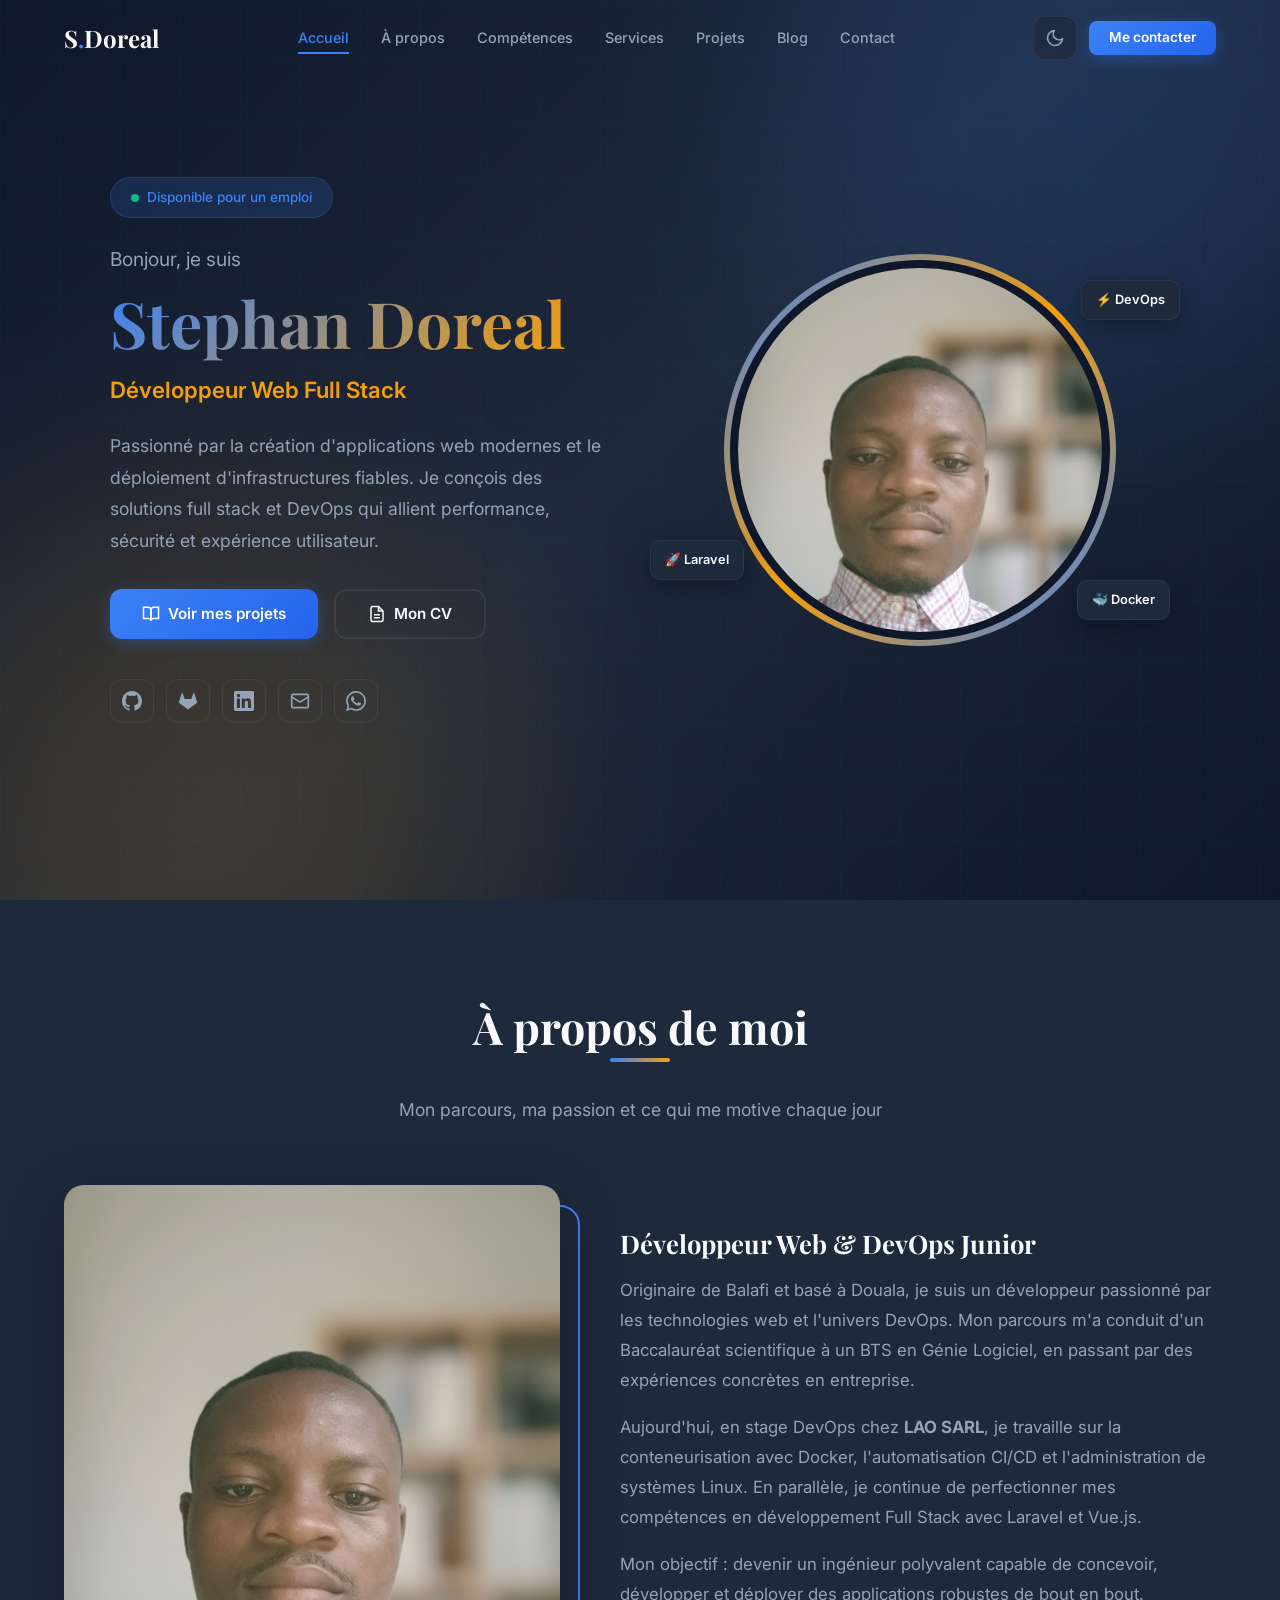
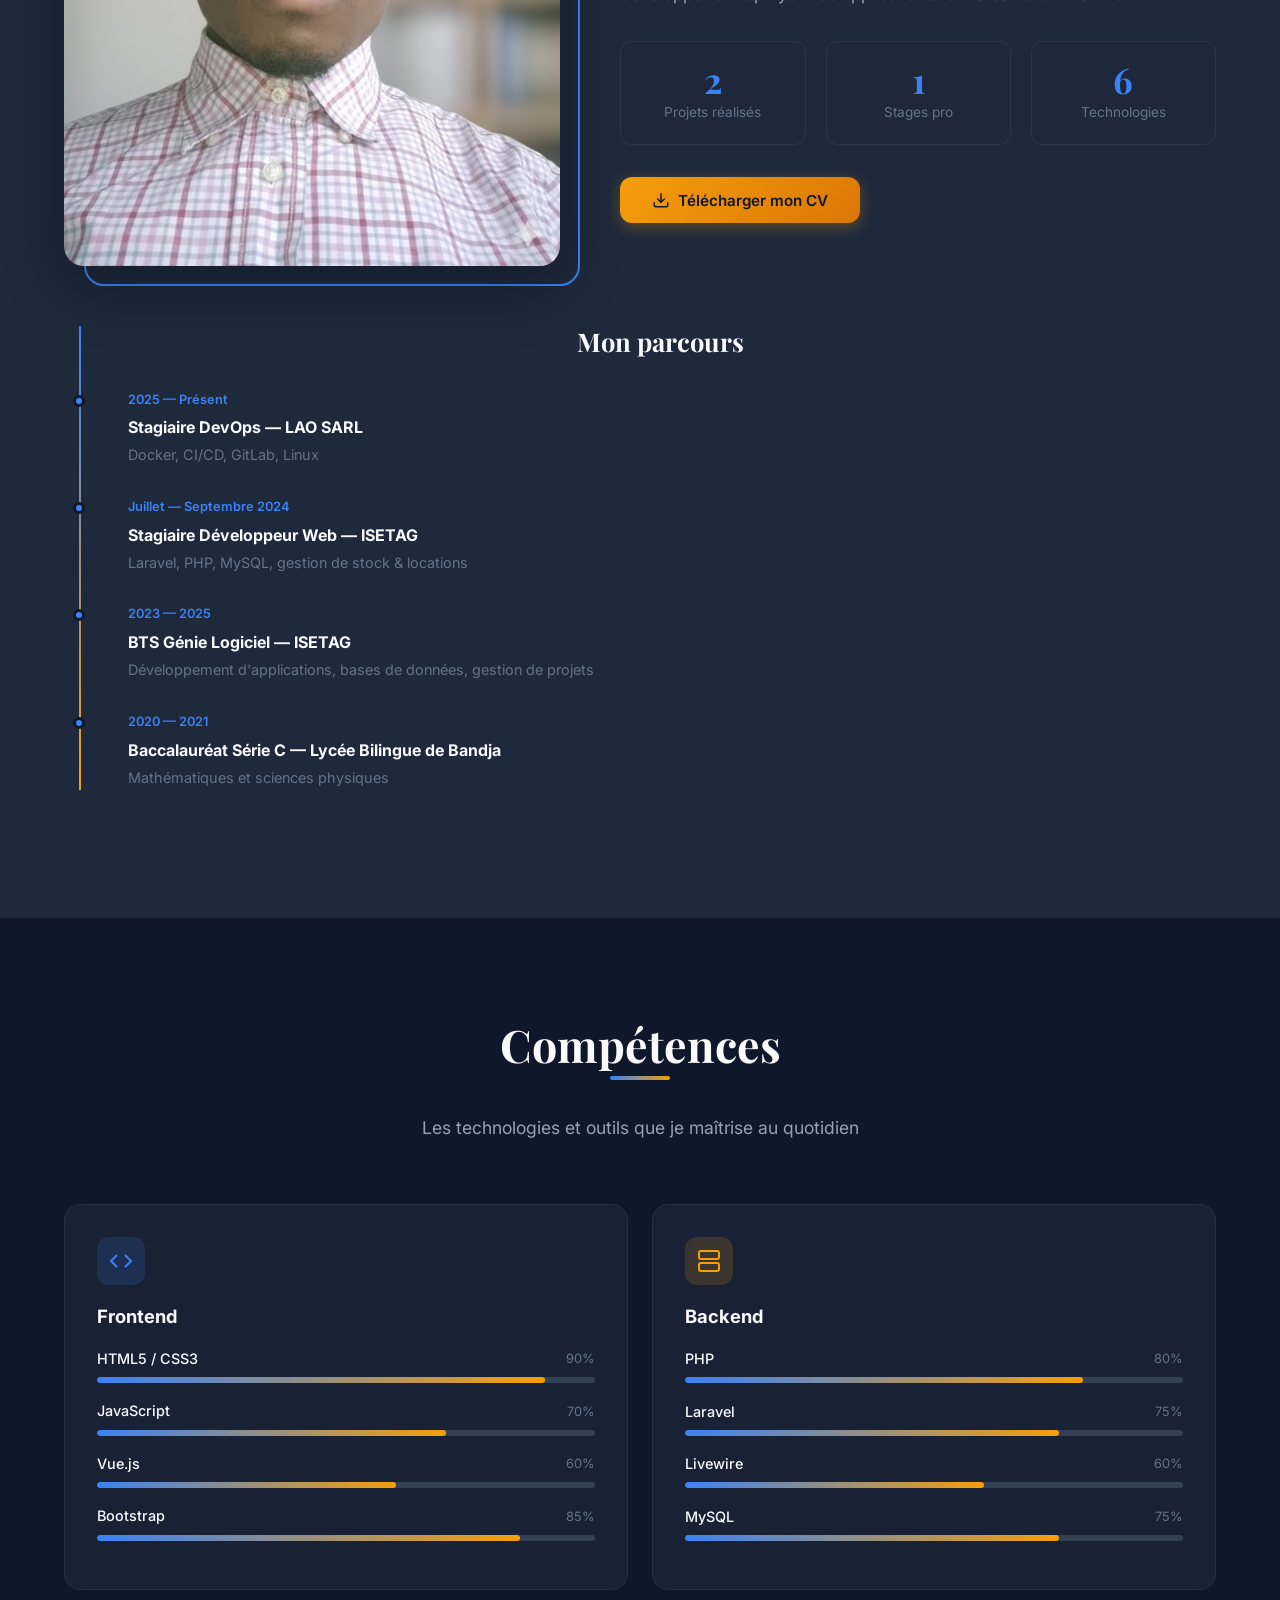
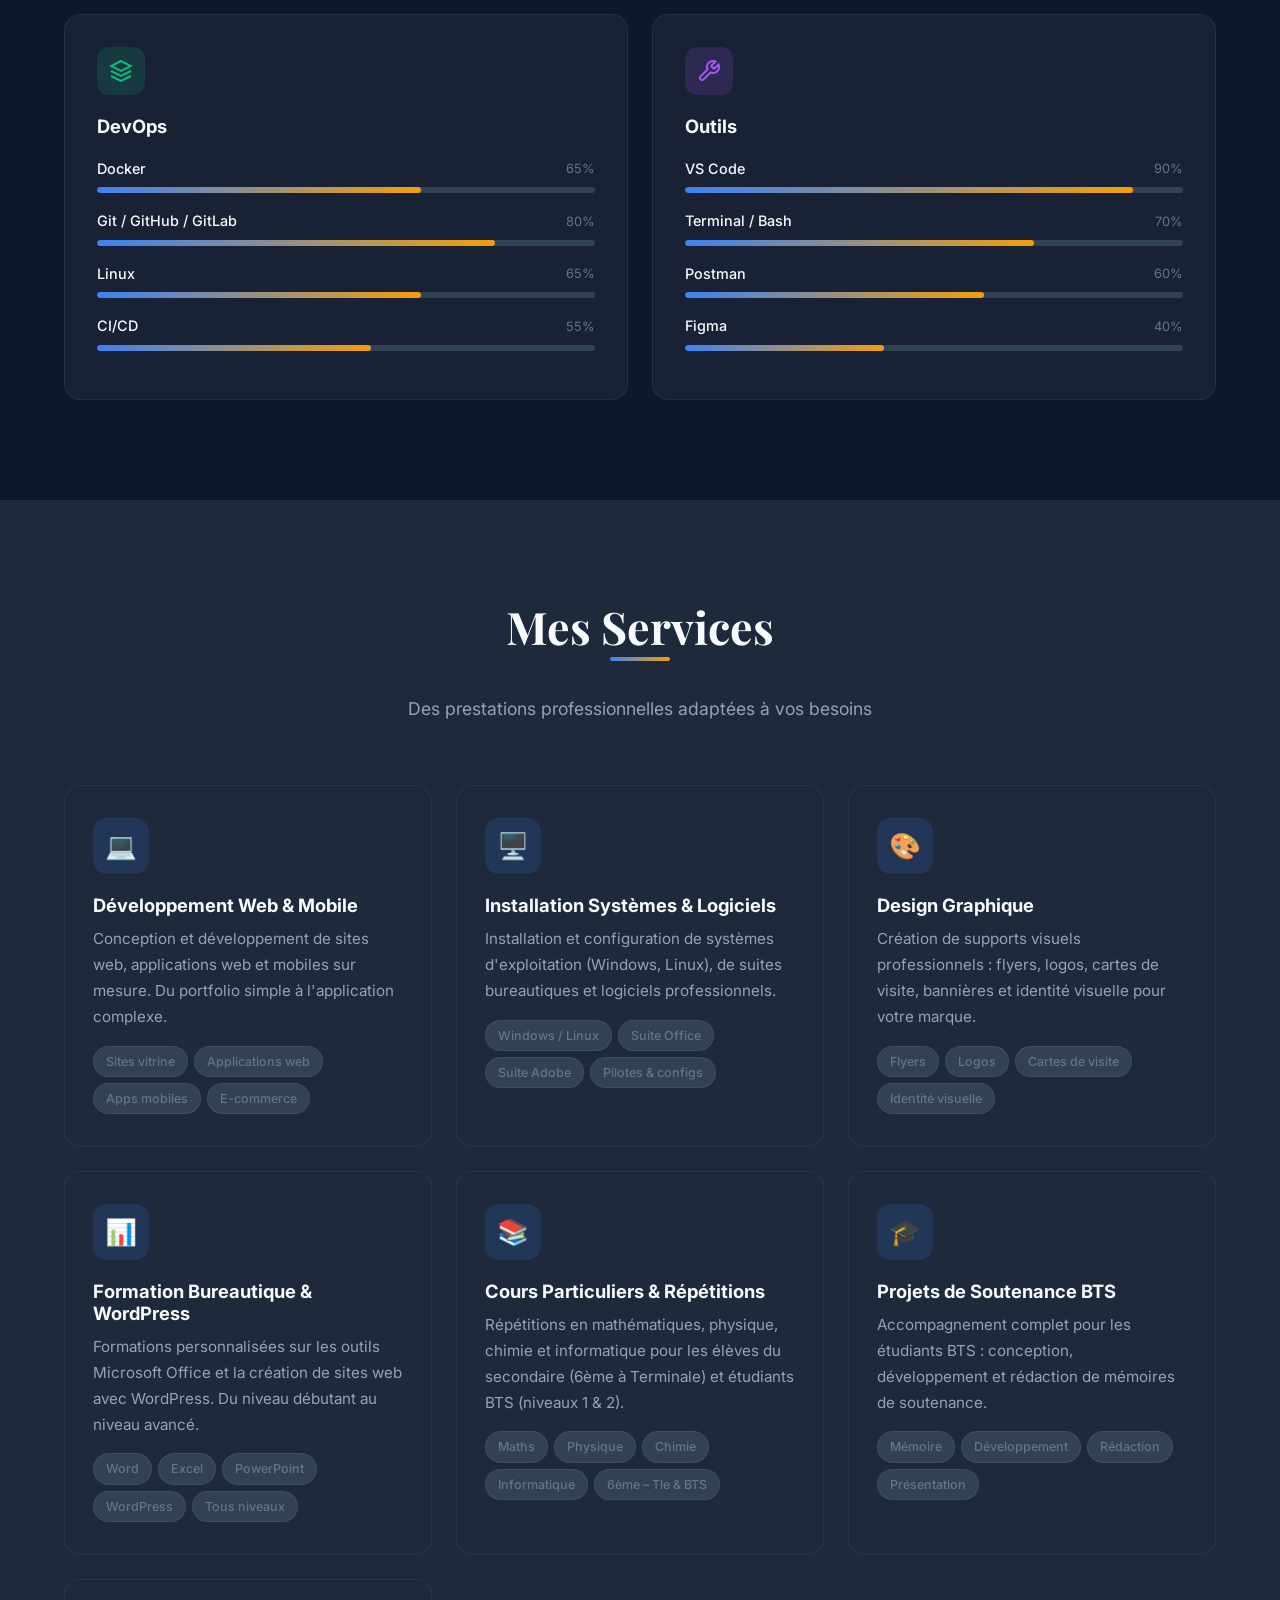
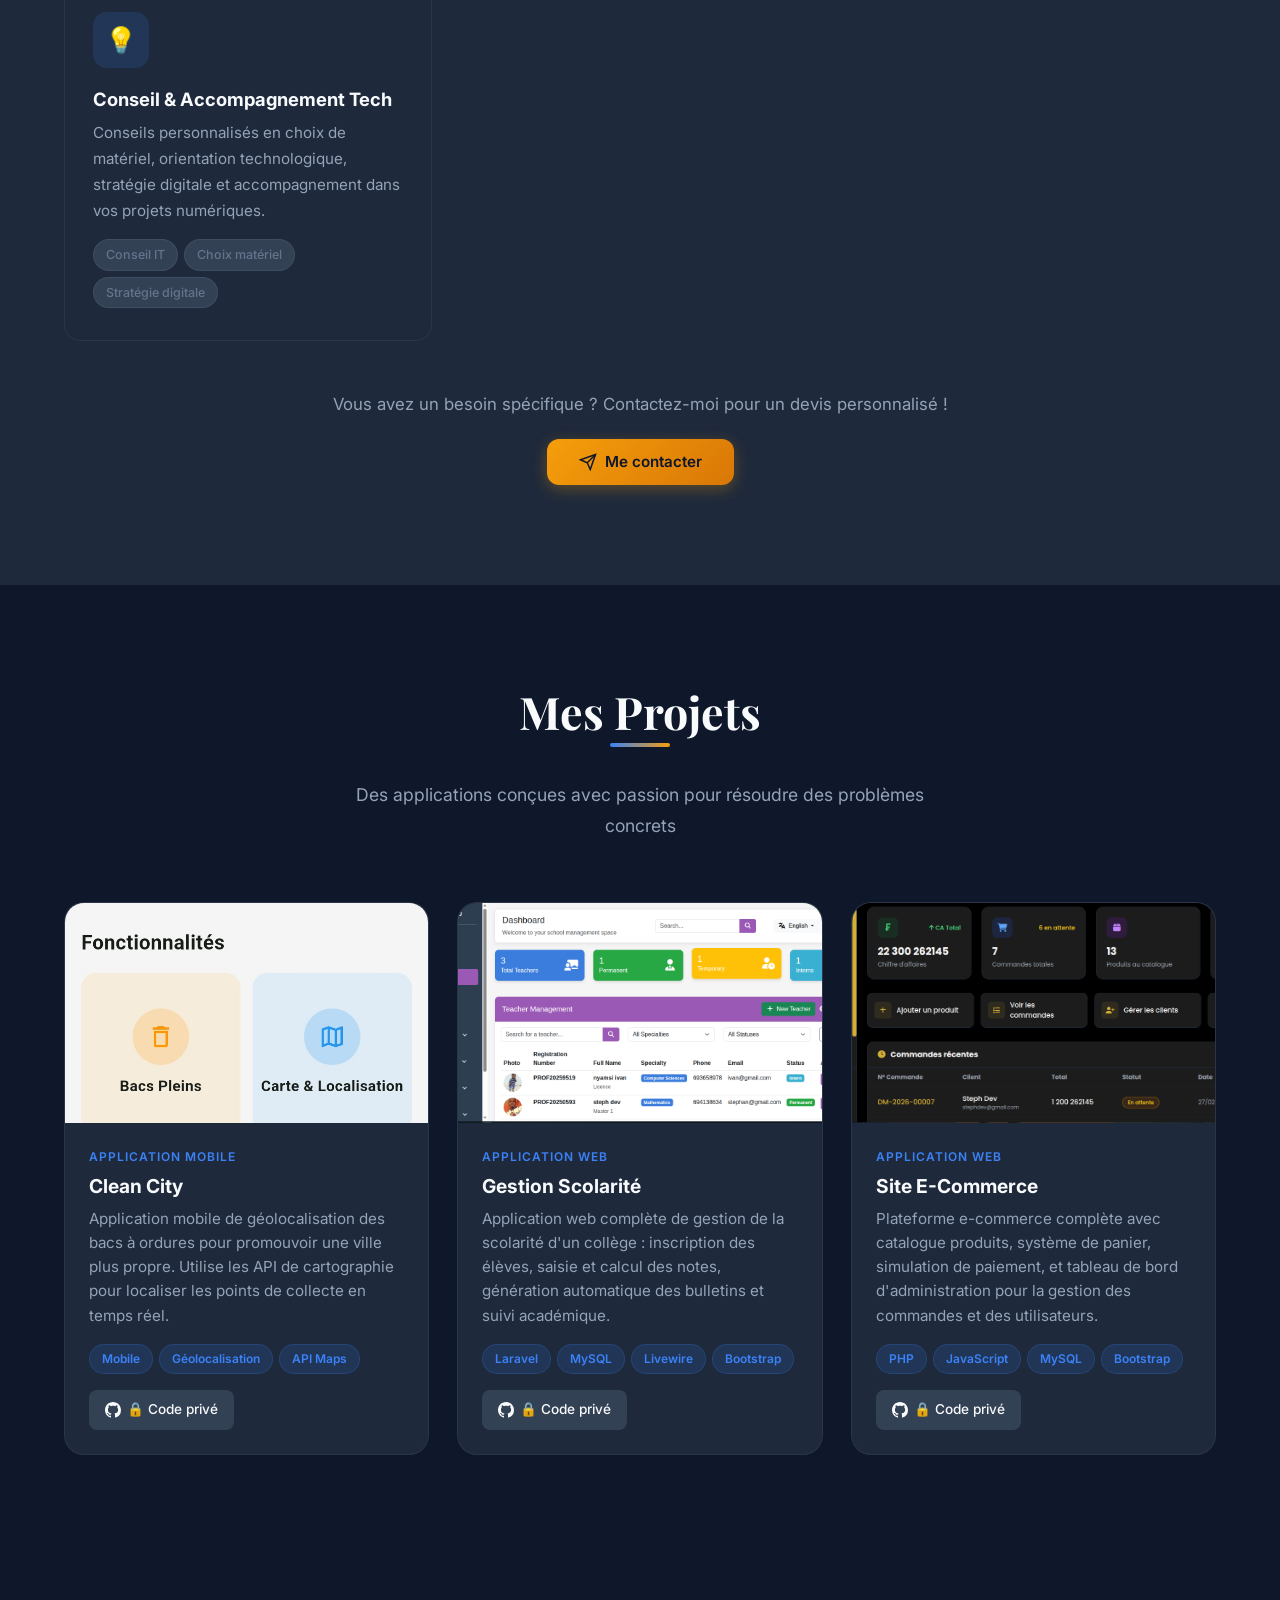
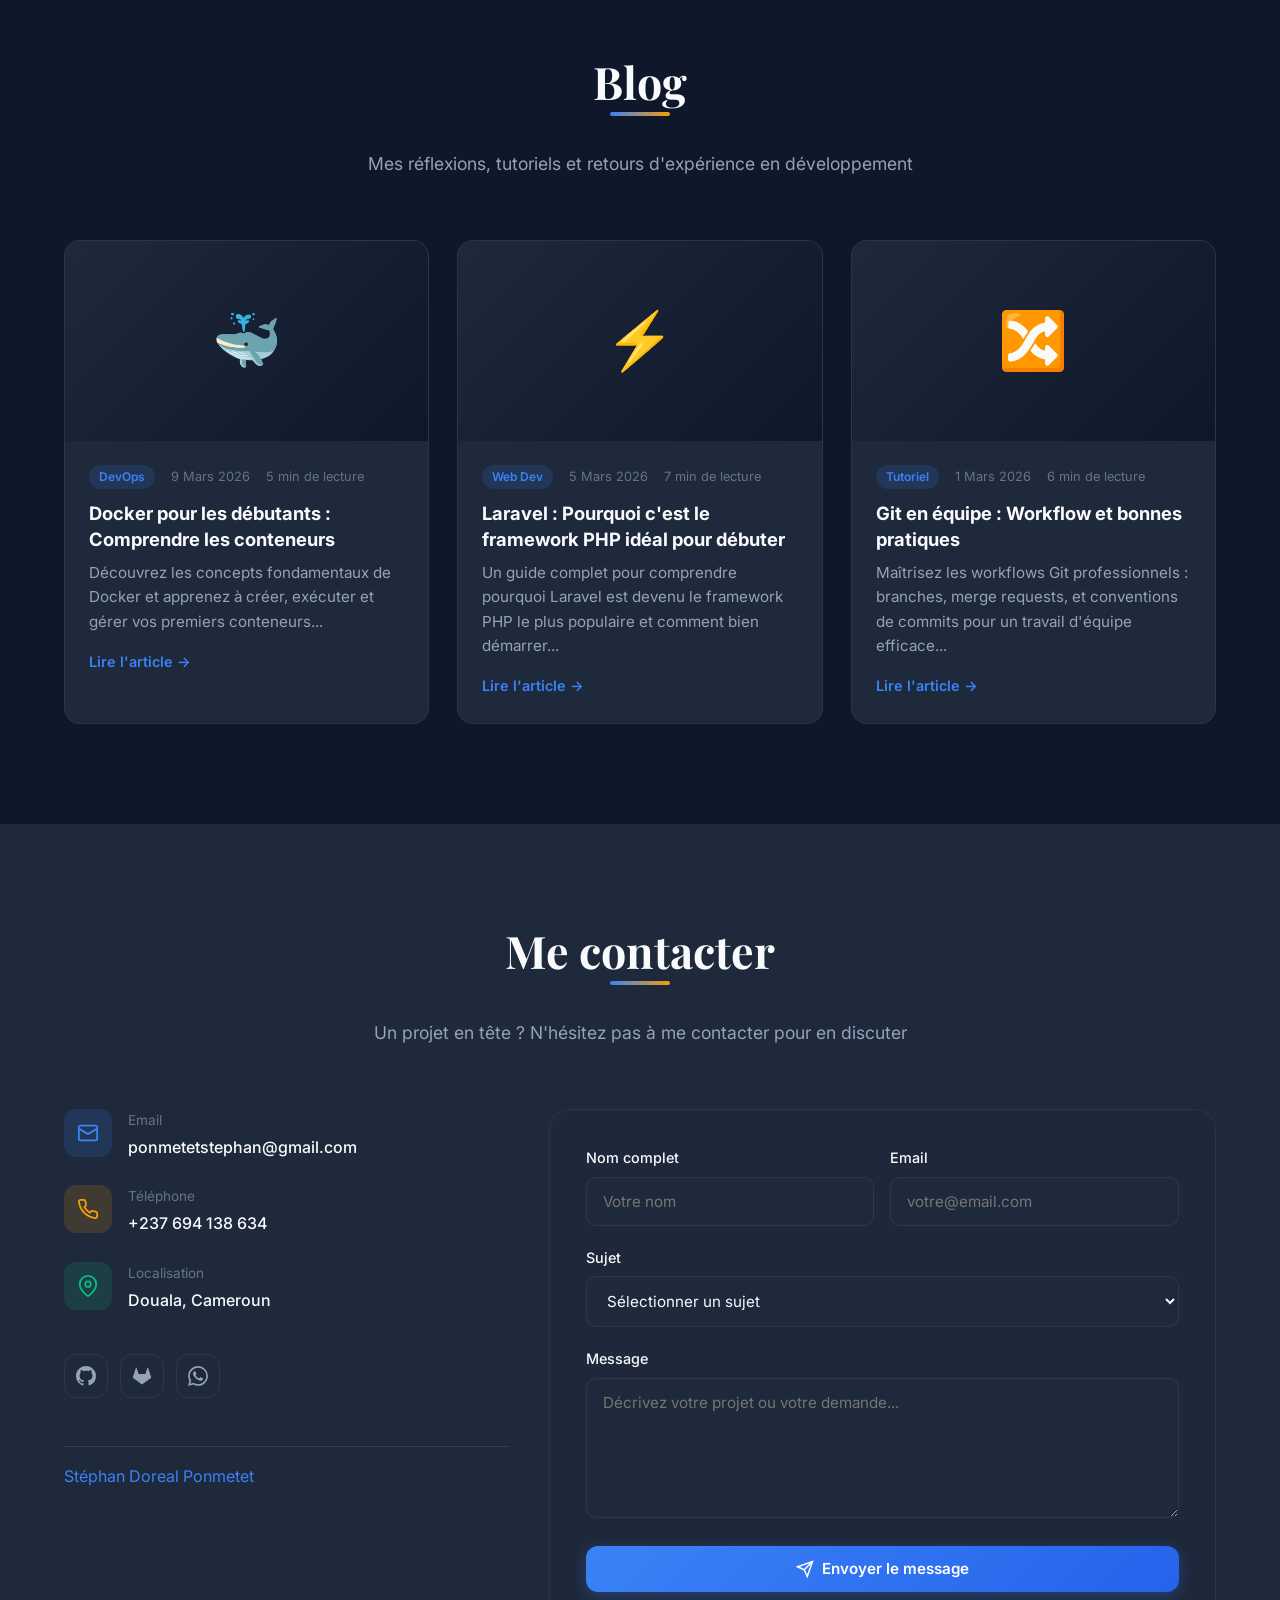
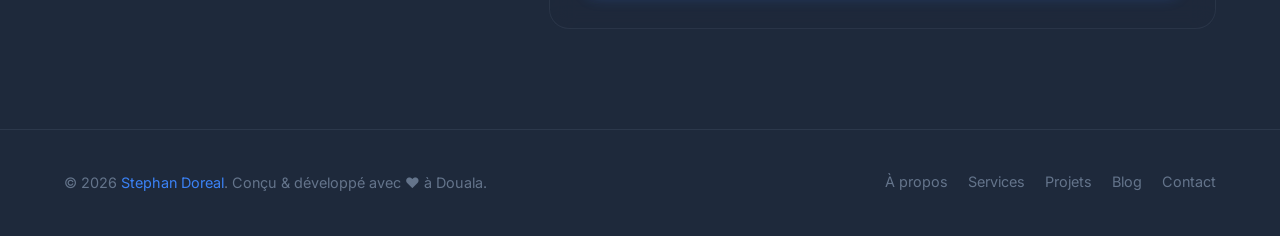
<file: index.html>
<!DOCTYPE html>
<html lang="fr" data-theme="dark">

<head>
    <meta charset="UTF-8">
    <meta name="viewport" content="width=device-width, initial-scale=1.0">
    <title>Stephan Doreal — Développeur Web & DevOps</title>
    <meta name="description"
        content="Portfolio de Ponmetet Stephan Doreal — Développeur Web Full Stack et DevOps Junior basé à Douala, Cameroun. Spécialisé en Laravel, Vue.js, Docker et CI/CD.">
    <meta name="keywords" content="développeur web, devops, cameroun, douala, laravel, vuejs, docker, portfolio">
    <meta name="author" content="Ponmetet Stephan Doreal">

    <!-- Open Graph -->
    <meta property="og:title" content="Stephan Doreal — Développeur Web & DevOps">
    <meta property="og:description" content="Développeur Web Full Stack et DevOps Junior basé à Douala, Cameroun.">
    <meta property="og:type" content="website">
    <meta property="og:url" content="https://stephan330.github.io">

    <!-- Fonts -->
    <link rel="preconnect" href="https://fonts.googleapis.com">
    <link rel="preconnect" href="https://fonts.gstatic.com" crossorigin>
    <link
        href="https://fonts.googleapis.com/css2?family=Inter:wght@300;400;500;600;700;800&family=Playfair+Display:wght@700&family=JetBrains+Mono:wght@400;500&display=swap"
        rel="stylesheet">

    <!-- Styles -->
    <link rel="stylesheet" href="css/style.css">

<body>

    <!-- Preloader -->
    <div class="preloader" id="preloader">
        <div class="preloader-spinner"></div>
    </div>

    <!-- ===== NAVBAR ===== -->
    <nav class="navbar" id="navbar">
        <div class="container">
            <a href="#hero" class="nav-logo">S<span>.</span>Doreal</a>

            <div class="nav-links" id="navLinks">
                <a href="#hero" class="active">Accueil</a>
                <a href="#about">À propos</a>
                <a href="#skills">Compétences</a>
                <a href="#services">Services</a>
                <a href="#projects">Projets</a>
                <a href="#blog">Blog</a>
                <a href="#contact">Contact</a>
            </div>

            <div class="nav-actions">
                <button class="theme-toggle" id="themeToggle" aria-label="Changer le thème">
                    <svg class="icon-moon" width="20" height="20" viewBox="0 0 24 24" fill="none" stroke="currentColor"
                        stroke-width="2" stroke-linecap="round" stroke-linejoin="round">
                        <path d="M21 12.79A9 9 0 1 1 11.21 3 7 7 0 0 0 21 12.79z" />
                    </svg>
                    <svg class="icon-sun" width="20" height="20" viewBox="0 0 24 24" fill="none" stroke="currentColor"
                        stroke-width="2" stroke-linecap="round" stroke-linejoin="round">
                        <circle cx="12" cy="12" r="5" />
                        <line x1="12" y1="1" x2="12" y2="3" />
                        <line x1="12" y1="21" x2="12" y2="23" />
                        <line x1="4.22" y1="4.22" x2="5.64" y2="5.64" />
                        <line x1="18.36" y1="18.36" x2="19.78" y2="19.78" />
                        <line x1="1" y1="12" x2="3" y2="12" />
                        <line x1="21" y1="12" x2="23" y2="12" />
                        <line x1="4.22" y1="19.78" x2="5.64" y2="18.36" />
                        <line x1="18.36" y1="5.64" x2="19.78" y2="4.22" />
                    </svg>
                </button>
                <a href="#contact" class="btn btn-primary btn-sm">Me contacter</a>
                <div class="nav-hamburger" id="navHamburger">
                    <span></span><span></span><span></span>
                </div>
            </div>
        </div>
    </nav>

    <!-- ===== HERO SECTION ===== -->
    <section class="hero" id="hero">
        <div class="hero-grid-bg"></div>
        <div class="hero-glow hero-glow-1"></div>
        <div class="hero-glow hero-glow-2"></div>

        <div class="container">
            <div class="hero-content">
                <div class="hero-badge">
                    <span class="dot"></span>
                    Disponible pour un emploi
                </div>

                <p class="hero-greeting">Bonjour, je suis</p>
                <h1><span class="name-highlight">Stephan Doreal</span></h1>
                <p class="hero-title-role" id="typingText"></p>

                <p class="hero-description">
                    Passionné par la création d'applications web modernes et le déploiement
                    d'infrastructures fiables. Je conçois des solutions full stack et DevOps
                    qui allient performance, sécurité et expérience utilisateur.
                </p>

                <div class="hero-buttons">
                    <a href="#projects" class="btn btn-primary">
                        <svg width="18" height="18" viewBox="0 0 24 24" fill="none" stroke="currentColor"
                            stroke-width="2">
                            <path d="M2 3h6a4 4 0 0 1 4 4v14a3 3 0 0 0-3-3H2z" />
                            <path d="M22 3h-6a4 4 0 0 0-4 4v14a3 3 0 0 1 3-3h7z" />
                        </svg>
                        Voir mes projets
                    </a>
                    <a href="assets/cv/CV-Ponmetet-Stephan.html" target="_blank" rel="noopener noreferrer"
                        class="btn btn-secondary">
                        <svg width="18" height="18" viewBox="0 0 24 24" fill="none" stroke="currentColor"
                            stroke-width="2">
                            <path d="M14 2H6a2 2 0 0 0-2 2v16a2 2 0 0 0 2 2h12a2 2 0 0 0 2-2V8z" />
                            <polyline points="14 2 14 8 20 8" />
                            <line x1="16" y1="13" x2="8" y2="13" />
                            <line x1="16" y1="17" x2="8" y2="17" />
                        </svg>
                        Mon CV
                    </a>
                </div>

                <div class="hero-socials">
                    <a href="https://github.com/stephan330" target="_blank" aria-label="GitHub">
                        <svg viewBox="0 0 24 24" fill="currentColor">
                            <path
                                d="M12 0C5.37 0 0 5.37 0 12c0 5.31 3.435 9.795 8.205 11.385.6.105.825-.255.825-.57 0-.285-.015-1.23-.015-2.235-3.015.555-3.795-.735-4.035-1.41-.135-.345-.72-1.41-1.23-1.695-.42-.225-1.02-.78-.015-.795.945-.015 1.62.87 1.845 1.23 1.08 1.815 2.805 1.305 3.495.99.105-.78.42-1.305.765-1.605-2.67-.3-5.46-1.335-5.46-5.925 0-1.305.465-2.385 1.23-3.225-.12-.3-.54-1.53.12-3.18 0 0 1.005-.315 3.3 1.23.96-.27 1.98-.405 3-.405s2.04.135 3 .405c2.295-1.56 3.3-1.23 3.3-1.23.66 1.65.24 2.88.12 3.18.765.84 1.23 1.905 1.23 3.225 0 4.605-2.805 5.625-5.475 5.925.435.375.81 1.095.81 2.22 0 1.605-.015 2.895-.015 3.3 0 .315.225.69.825.57A12.02 12.02 0 0 0 24 12c0-6.63-5.37-12-12-12z" />
                        </svg>
                    </a>
                    <a href="https://gitlab.com/stephdev720" target="_blank" aria-label="GitLab">
                        <svg viewBox="0 0 24 24" fill="currentColor">
                            <path
                                d="M22.65 14.39L12 22.13 1.35 14.39a.84.84 0 0 1-.3-.94l1.22-3.78 2.44-7.51A.42.42 0 0 1 4.82 2a.43.43 0 0 1 .58 0 .42.42 0 0 1 .11.18l2.44 7.49h8.1l2.44-7.51A.42.42 0 0 1 18.6 2a.43.43 0 0 1 .58 0 .42.42 0 0 1 .11.18l2.44 7.51L23 13.45a.84.84 0 0 1-.35.94z" />
                        </svg>
                    </a>
                    <a href="https://cm.linkedin.com/in/stephan-doreal" target="_blank" aria-label="LinkedIn">
                        <svg viewBox="0 0 24 24" fill="currentColor">
                            <path
                                d="M20.447 20.452h-3.554v-5.569c0-1.328-.027-3.037-1.852-3.037-1.853 0-2.136 1.445-2.136 2.939v5.667H9.351V9h3.414v1.561h.046c.477-.9 1.637-1.85 3.37-1.85 3.601 0 4.267 2.37 4.267 5.455v6.286zM5.337 7.433a2.062 2.062 0 0 1-2.063-2.065 2.064 2.064 0 1 1 2.063 2.065zm1.782 13.019H3.555V9h3.564v11.452zM22.225 0H1.771C.792 0 0 .774 0 1.729v20.542C0 23.227.792 24 1.771 24h20.451C23.2 24 24 23.227 24 22.271V1.729C24 .774 23.2 0 22.222 0h.003z" />
                        </svg>
                    </a>
                    <a href="mailto:ponmetetstephan@gmail.com" aria-label="Email">
                        <svg viewBox="0 0 24 24" fill="none" stroke="currentColor" stroke-width="2">
                            <rect x="2" y="4" width="20" height="16" rx="2" />
                            <path d="m22 7-8.97 5.7a1.94 1.94 0 0 1-2.06 0L2 7" />
                        </svg>
                    </a>
                    <a href="https://wa.me/237694138634" target="_blank" aria-label="WhatsApp">
                        <svg viewBox="0 0 24 24" fill="currentColor">
                            <path
                                d="M17.472 14.382c-.297-.149-1.758-.867-2.03-.967-.273-.099-.471-.148-.67.15-.197.297-.767.966-.94 1.164-.173.199-.347.223-.644.075-.297-.15-1.255-.463-2.39-1.475-.883-.788-1.48-1.761-1.653-2.059-.173-.297-.018-.458.13-.606.134-.133.298-.347.446-.52.149-.174.198-.298.298-.497.099-.198.05-.371-.025-.52-.075-.149-.669-1.612-.916-2.207-.242-.579-.487-.5-.669-.51-.173-.008-.371-.01-.57-.01-.198 0-.52.074-.792.372-.272.297-1.04 1.016-1.04 2.479 0 1.462 1.065 2.875 1.213 3.074.149.198 2.096 3.2 5.077 4.487.709.306 1.262.489 1.694.625.712.227 1.36.195 1.871.118.571-.085 1.758-.719 2.006-1.413.248-.694.248-1.289.173-1.413-.074-.124-.272-.198-.57-.347m-5.421 7.403h-.004a9.87 9.87 0 01-5.031-1.378l-.361-.214-3.741.982.998-3.648-.235-.374a9.86 9.86 0 01-1.51-5.26c.001-5.45 4.436-9.884 9.888-9.884 2.64 0 5.122 1.03 6.988 2.898a9.825 9.825 0 012.893 6.994c-.003 5.45-4.437 9.884-9.885 9.884m8.413-18.297A11.815 11.815 0 0012.05 0C5.495 0 .16 5.335.157 11.892c0 2.096.547 4.142 1.588 5.945L.057 24l6.305-1.654a11.882 11.882 0 005.683 1.448h.005c6.554 0 11.89-5.335 11.893-11.893a11.821 11.821 0 00-3.48-8.413z" />
                        </svg>
                    </a>
                </div>
            </div>

            <div class="hero-photo-wrapper">
                <div class="hero-photo-ring">
                    <div class="hero-photo">
                        <img src="assets/img/photo.jpg" alt="Stephan Doreal">
                    </div>
                </div>
                <div class="floating-badge" style="top: 20px; right: -10px;">⚡ DevOps</div>
                <div class="floating-badge" style="bottom: 60px; left: -20px;">🚀 Laravel</div>
                <div class="floating-badge" style="bottom: 20px; right: 0;">🐳 Docker</div>
            </div>
        </div>
    </section>

    <!-- ===== ABOUT SECTION ===== -->
    <section class="section section-alt" id="about">
        <div class="container">
            <div class="section-header reveal">
                <h2>À propos de moi</h2>
                <p>Mon parcours, ma passion et ce qui me motive chaque jour</p>
            </div>

            <div class="about-grid">
                <div class="about-image reveal">
                    <img src="assets/img/photo.jpg" alt="Stephan Doreal au travail">
                    <div class="about-image-decoration"></div>
                </div>

                <div class="about-text">
                    <h3 class="reveal">Développeur Web & DevOps Junior</h3>
                    <p class="reveal">
                        Originaire de Balafi et basé à Douala, je suis un développeur passionné
                        par les technologies web et l'univers DevOps. Mon parcours m'a conduit
                        d'un Baccalauréat scientifique à un BTS en Génie Logiciel, en passant
                        par des expériences concrètes en entreprise.
                    </p>
                    <p class="reveal">
                        Aujourd'hui, en stage DevOps chez <strong>LAO SARL</strong>, je travaille
                        sur la conteneurisation avec Docker, l'automatisation CI/CD et l'administration
                        de systèmes Linux. En parallèle, je continue de perfectionner mes compétences
                        en développement Full Stack avec Laravel et Vue.js.
                    </p>
                    <p class="reveal">
                        Mon objectif : devenir un ingénieur polyvalent capable de concevoir,
                        développer et déployer des applications robustes de bout en bout.
                    </p>

                    <div class="about-stats reveal">
                        <div class="stat-card">
                            <div class="stat-number" data-count="3">0</div>
                            <div class="stat-label">Projets réalisés</div>
                        </div>
                        <div class="stat-card">
                            <div class="stat-number" data-count="2">0</div>
                            <div class="stat-label">Stages pro</div>
                        </div>
                        <div class="stat-card">
                            <div class="stat-number" data-count="8">0</div>
                            <div class="stat-label">Technologies</div>
                        </div>
                    </div>

                    <a href="assets/cv/CV - Ponmetet Stephan Doreal.pdf" download="CV-Ponmetet-Stephan.pdf"
                        class="btn btn-gold reveal">
                        <svg width="18" height="18" viewBox="0 0 24 24" fill="none" stroke="currentColor"
                            stroke-width="2">
                            <path d="M21 15v4a2 2 0 0 1-2 2H5a2 2 0 0 1-2-2v-4" />
                            <polyline points="7 10 12 15 17 10" />
                            <line x1="12" y1="15" x2="12" y2="3" />
                        </svg>
                        Télécharger mon CV
                    </a>
                </div>
            </div>

            <!-- Timeline -->
            <div class="timeline reveal" style="margin-top: 60px;">
                <h3 style="text-align: center; margin-bottom: 32px;">Mon parcours</h3>

                <div class="timeline-item reveal reveal-delay-1">
                    <div class="timeline-date">2025 — Présent</div>
                    <div class="timeline-title">Stagiaire DevOps — LAO SARL</div>
                    <div class="timeline-subtitle">Docker, CI/CD, GitLab, Linux</div>
                </div>

                <div class="timeline-item reveal reveal-delay-2">
                    <div class="timeline-date">Juillet — Septembre 2024</div>
                    <div class="timeline-title">Stagiaire Développeur Web — ISETAG</div>
                    <div class="timeline-subtitle">Laravel, PHP, MySQL, gestion de stock & locations</div>
                </div>

                <div class="timeline-item reveal reveal-delay-3">
                    <div class="timeline-date">2023 — 2025</div>
                    <div class="timeline-title">BTS Génie Logiciel — ISETAG</div>
                    <div class="timeline-subtitle">Développement d'applications, bases de données, gestion de projets
                    </div>
                </div>

                <div class="timeline-item reveal reveal-delay-4">
                    <div class="timeline-date">2020 — 2021</div>
                    <div class="timeline-title">Baccalauréat Série C — Lycée Bilingue de Bandja</div>
                    <div class="timeline-subtitle">Mathématiques et sciences physiques</div>
                </div>
            </div>
        </div>
    </section>

    <!-- ===== SKILLS SECTION ===== -->
    <section class="section" id="skills">
        <div class="container">
            <div class="section-header reveal">
                <h2>Compétences</h2>
                <p>Les technologies et outils que je maîtrise au quotidien</p>
            </div>

            <div class="skills-grid">
                <!-- Frontend -->
                <div class="card skill-category reveal">
                    <div class="skill-category-icon">
                        <svg viewBox="0 0 24 24" fill="none" stroke="currentColor" stroke-width="2">
                            <polyline points="16 18 22 12 16 6" />
                            <polyline points="8 6 2 12 8 18" />
                        </svg>
                    </div>
                    <h3>Frontend</h3>

                    <div class="skill-item">
                        <div class="skill-item-header">
                            <span class="skill-item-name">HTML5 / CSS3</span>
                            <span class="skill-item-level">90%</span>
                        </div>
                        <div class="skill-bar">
                            <div class="skill-bar-fill" data-width="90"></div>
                        </div>
                    </div>
                    <div class="skill-item">
                        <div class="skill-item-header">
                            <span class="skill-item-name">JavaScript</span>
                            <span class="skill-item-level">70%</span>
                        </div>
                        <div class="skill-bar">
                            <div class="skill-bar-fill" data-width="70"></div>
                        </div>
                    </div>
                    <div class="skill-item">
                        <div class="skill-item-header">
                            <span class="skill-item-name">Vue.js</span>
                            <span class="skill-item-level">60%</span>
                        </div>
                        <div class="skill-bar">
                            <div class="skill-bar-fill" data-width="60"></div>
                        </div>
                    </div>
                    <div class="skill-item">
                        <div class="skill-item-header">
                            <span class="skill-item-name">Bootstrap</span>
                            <span class="skill-item-level">85%</span>
                        </div>
                        <div class="skill-bar">
                            <div class="skill-bar-fill" data-width="85"></div>
                        </div>
                    </div>
                </div>

                <!-- Backend -->
                <div class="card skill-category reveal reveal-delay-1">
                    <div class="skill-category-icon"
                        style="background: rgba(245, 158, 11, 0.15); color: var(--accent-gold);">
                        <svg viewBox="0 0 24 24" fill="none" stroke="currentColor" stroke-width="2">
                            <rect x="2" y="2" width="20" height="8" rx="2" ry="2" />
                            <rect x="2" y="14" width="20" height="8" rx="2" ry="2" />
                            <line x1="6" y1="6" x2="6.01" y2="6" />
                            <line x1="6" y1="18" x2="6.01" y2="18" />
                        </svg>
                    </div>
                    <h3>Backend</h3>

                    <div class="skill-item">
                        <div class="skill-item-header">
                            <span class="skill-item-name">PHP</span>
                            <span class="skill-item-level">80%</span>
                        </div>
                        <div class="skill-bar">
                            <div class="skill-bar-fill" data-width="80"></div>
                        </div>
                    </div>
                    <div class="skill-item">
                        <div class="skill-item-header">
                            <span class="skill-item-name">Laravel</span>
                            <span class="skill-item-level">75%</span>
                        </div>
                        <div class="skill-bar">
                            <div class="skill-bar-fill" data-width="75"></div>
                        </div>
                    </div>
                    <div class="skill-item">
                        <div class="skill-item-header">
                            <span class="skill-item-name">Livewire</span>
                            <span class="skill-item-level">60%</span>
                        </div>
                        <div class="skill-bar">
                            <div class="skill-bar-fill" data-width="60"></div>
                        </div>
                    </div>
                    <div class="skill-item">
                        <div class="skill-item-header">
                            <span class="skill-item-name">MySQL</span>
                            <span class="skill-item-level">75%</span>
                        </div>
                        <div class="skill-bar">
                            <div class="skill-bar-fill" data-width="75"></div>
                        </div>
                    </div>
                </div>

                <!-- DevOps -->
                <div class="card skill-category reveal reveal-delay-2">
                    <div class="skill-category-icon" style="background: rgba(16, 185, 129, 0.15); color: #10b981;">
                        <svg viewBox="0 0 24 24" fill="none" stroke="currentColor" stroke-width="2">
                            <path d="M12 2L2 7l10 5 10-5-10-5z" />
                            <path d="M2 17l10 5 10-5" />
                            <path d="M2 12l10 5 10-5" />
                        </svg>
                    </div>
                    <h3>DevOps</h3>

                    <div class="skill-item">
                        <div class="skill-item-header">
                            <span class="skill-item-name">Docker</span>
                            <span class="skill-item-level">65%</span>
                        </div>
                        <div class="skill-bar">
                            <div class="skill-bar-fill" data-width="65"></div>
                        </div>
                    </div>
                    <div class="skill-item">
                        <div class="skill-item-header">
                            <span class="skill-item-name">Git / GitHub / GitLab</span>
                            <span class="skill-item-level">80%</span>
                        </div>
                        <div class="skill-bar">
                            <div class="skill-bar-fill" data-width="80"></div>
                        </div>
                    </div>
                    <div class="skill-item">
                        <div class="skill-item-header">
                            <span class="skill-item-name">Linux</span>
                            <span class="skill-item-level">65%</span>
                        </div>
                        <div class="skill-bar">
                            <div class="skill-bar-fill" data-width="65"></div>
                        </div>
                    </div>
                    <div class="skill-item">
                        <div class="skill-item-header">
                            <span class="skill-item-name">CI/CD</span>
                            <span class="skill-item-level">55%</span>
                        </div>
                        <div class="skill-bar">
                            <div class="skill-bar-fill" data-width="55"></div>
                        </div>
                    </div>
                </div>

                <!-- Outils -->
                <div class="card skill-category reveal reveal-delay-3">
                    <div class="skill-category-icon" style="background: rgba(168, 85, 247, 0.15); color: #a855f7;">
                        <svg viewBox="0 0 24 24" fill="none" stroke="currentColor" stroke-width="2">
                            <path
                                d="M14.7 6.3a1 1 0 0 0 0 1.4l1.6 1.6a1 1 0 0 0 1.4 0l3.77-3.77a6 6 0 0 1-7.94 7.94l-6.91 6.91a2.12 2.12 0 0 1-3-3l6.91-6.91a6 6 0 0 1 7.94-7.94l-3.76 3.76z" />
                        </svg>
                    </div>
                    <h3>Outils</h3>

                    <div class="skill-item">
                        <div class="skill-item-header">
                            <span class="skill-item-name">VS Code</span>
                            <span class="skill-item-level">90%</span>
                        </div>
                        <div class="skill-bar">
                            <div class="skill-bar-fill" data-width="90"></div>
                        </div>
                    </div>
                    <div class="skill-item">
                        <div class="skill-item-header">
                            <span class="skill-item-name">Terminal / Bash</span>
                            <span class="skill-item-level">70%</span>
                        </div>
                        <div class="skill-bar">
                            <div class="skill-bar-fill" data-width="70"></div>
                        </div>
                    </div>
                    <div class="skill-item">
                        <div class="skill-item-header">
                            <span class="skill-item-name">Postman</span>
                            <span class="skill-item-level">60%</span>
                        </div>
                        <div class="skill-bar">
                            <div class="skill-bar-fill" data-width="60"></div>
                        </div>
                    </div>
                    <div class="skill-item">
                        <div class="skill-item-header">
                            <span class="skill-item-name">Figma</span>
                            <span class="skill-item-level">40%</span>
                        </div>
                        <div class="skill-bar">
                            <div class="skill-bar-fill" data-width="40"></div>
                        </div>
                    </div>
                </div>
            </div>
        </div>
    </section>

    <!-- ===== SERVICES SECTION ===== -->
    <section class="section section-alt" id="services">
        <div class="container">
            <div class="section-header reveal">
                <h2>Mes Services</h2>
                <p>Des prestations professionnelles adaptées à vos besoins</p>
            </div>

            <div class="services-grid">
                <!-- Service 1 : Développement Web & Mobile -->
                <div class="service-card reveal">
                    <div class="service-icon">💻</div>
                    <h3>Développement Web & Mobile</h3>
                    <p>
                        Conception et développement de sites web, applications web et mobiles
                        sur mesure. Du portfolio simple à l'application complexe.
                    </p>
                    <div class="service-tags">
                        <span class="service-tag">Sites vitrine</span>
                        <span class="service-tag">Applications web</span>
                        <span class="service-tag">Apps mobiles</span>
                        <span class="service-tag">E-commerce</span>
                    </div>
                </div>

                <!-- Service 2 : Installation Systèmes & Logiciels -->
                <div class="service-card reveal reveal-delay-1">
                    <div class="service-icon">🖥️</div>
                    <h3>Installation Systèmes & Logiciels</h3>
                    <p>
                        Installation et configuration de systèmes d'exploitation (Windows, Linux),
                        de suites bureautiques et logiciels professionnels.
                    </p>
                    <div class="service-tags">
                        <span class="service-tag">Windows / Linux</span>
                        <span class="service-tag">Suite Office</span>
                        <span class="service-tag">Suite Adobe</span>
                        <span class="service-tag">Pilotes & configs</span>
                    </div>
                </div>

                <!-- Service 3 : Design Graphique -->
                <div class="service-card reveal reveal-delay-2">
                    <div class="service-icon">🎨</div>
                    <h3>Design Graphique</h3>
                    <p>
                        Création de supports visuels professionnels : flyers, logos,
                        cartes de visite, bannières et identité visuelle pour votre marque.
                    </p>
                    <div class="service-tags">
                        <span class="service-tag">Flyers</span>
                        <span class="service-tag">Logos</span>
                        <span class="service-tag">Cartes de visite</span>
                        <span class="service-tag">Identité visuelle</span>
                    </div>
                </div>

                <!-- Service 4 : Formation Bureautique -->
                <div class="service-card reveal">
                    <div class="service-icon">📊</div>
                    <h3>Formation Bureautique & WordPress</h3>
                    <p>
                        Formations personnalisées sur les outils Microsoft Office et la création
                        de sites web avec WordPress. Du niveau débutant au niveau avancé.
                    </p>
                    <div class="service-tags">
                        <span class="service-tag">Word</span>
                        <span class="service-tag">Excel</span>
                        <span class="service-tag">PowerPoint</span>
                        <span class="service-tag">WordPress</span>
                        <span class="service-tag">Tous niveaux</span>
                    </div>
                </div>

                <!-- Service 5 : Cours particuliers -->
                <div class="service-card reveal reveal-delay-1">
                    <div class="service-icon">📚</div>
                    <h3>Cours Particuliers & Répétitions</h3>
                    <p>
                        Répétitions en mathématiques, physique, chimie et informatique
                        pour les élèves du secondaire (6ème à Terminale) et étudiants BTS (niveaux 1 & 2).
                    </p>
                    <div class="service-tags">
                        <span class="service-tag">Maths</span>
                        <span class="service-tag">Physique</span>
                        <span class="service-tag">Chimie</span>
                        <span class="service-tag">Informatique</span>
                        <span class="service-tag">6ème – Tle & BTS</span>
                    </div>
                </div>

                <!-- Service 6 : Projets de soutenance -->
                <div class="service-card reveal reveal-delay-2">
                    <div class="service-icon">🎓</div>
                    <h3>Projets de Soutenance BTS</h3>
                    <p>
                        Accompagnement complet pour les étudiants BTS : conception,
                        développement et rédaction de mémoires de soutenance.
                    </p>
                    <div class="service-tags">
                        <span class="service-tag">Mémoire</span>
                        <span class="service-tag">Développement</span>
                        <span class="service-tag">Rédaction</span>
                        <span class="service-tag">Présentation</span>
                    </div>
                </div>

                <!-- Service 7 : Conseil & Accompagnement -->
                <div class="service-card reveal">
                    <div class="service-icon">💡</div>
                    <h3>Conseil & Accompagnement Tech</h3>
                    <p>
                        Conseils personnalisés en choix de matériel, orientation technologique,
                        stratégie digitale et accompagnement dans vos projets numériques.
                    </p>
                    <div class="service-tags">
                        <span class="service-tag">Conseil IT</span>
                        <span class="service-tag">Choix matériel</span>
                        <span class="service-tag">Stratégie digitale</span>
                    </div>
                </div>
            </div>

            <div class="services-cta reveal">
                <p>Vous avez un besoin spécifique ? Contactez-moi pour un devis personnalisé !</p>
                <a href="#contact" class="btn btn-gold">
                    <svg width="18" height="18" viewBox="0 0 24 24" fill="none" stroke="currentColor" stroke-width="2">
                        <line x1="22" y1="2" x2="11" y2="13" />
                        <polygon points="22 2 15 22 11 13 2 9 22 2" />
                    </svg>
                    Me contacter
                </a>
            </div>
        </div>
    </section>

    <!-- ===== PROJECTS SECTION ===== -->
    <section class="section" id="projects">
        <div class="container">
            <div class="section-header reveal">
                <h2>Mes Projets</h2>
                <p>Des applications conçues avec passion pour résoudre des problèmes concrets</p>
            </div>

            <div class="projects-grid">
                <!-- Clean City -->
                <div class="project-card reveal">
                    <div class="project-image">
                        <img src="assets/img/projects/cleancity.png" alt="Clean City App">
                        <div class="project-image-overlay">
                            <a href="#" class="btn btn-sm btn-primary">Voir le projet</a>
                        </div>
                    </div>
                    <div class="project-body">
                        <div class="project-category">Application Mobile</div>
                        <h3 class="project-title">Clean City</h3>
                        <p class="project-description">
                            Application mobile de géolocalisation des bacs à ordures pour promouvoir
                            une ville plus propre. Utilise les API de cartographie pour localiser
                            les points de collecte en temps réel.
                        </p>
                        <div class="project-tech-stack">
                            <span class="badge">Mobile</span>
                            <span class="badge">Géolocalisation</span>
                            <span class="badge">API Maps</span>
                        </div>
                        <div class="project-links">
                            <a href="https://github.com/stephan330" target="_blank"
                                class="project-link project-link-github">
                                <svg viewBox="0 0 24 24" fill="currentColor">
                                    <path
                                        d="M12 0C5.37 0 0 5.37 0 12c0 5.31 3.435 9.795 8.205 11.385.6.105.825-.255.825-.57 0-.285-.015-1.23-.015-2.235-3.015.555-3.795-.735-4.035-1.41-.135-.345-.72-1.41-1.23-1.695-.42-.225-1.02-.78-.015-.795.945-.015 1.62.87 1.845 1.23 1.08 1.815 2.805 1.305 3.495.99.105-.78.42-1.305.765-1.605-2.67-.3-5.46-1.335-5.46-5.925 0-1.305.465-2.385 1.23-3.225-.12-.3-.54-1.53.12-3.18 0 0 1.005-.315 3.3 1.23.96-.27 1.98-.405 3-.405s2.04.135 3 .405c2.295-1.56 3.3-1.23 3.3-1.23.66 1.65.24 2.88.12 3.18.765.84 1.23 1.905 1.23 3.225 0 4.605-2.805 5.625-5.475 5.925.435.375.81 1.095.81 2.22 0 1.605-.015 2.895-.015 3.3 0 .315.225.69.825.57A12.02 12.02 0 0 0 24 12c0-6.63-5.37-12-12-12z" />
                                </svg>
                                🔒 Code privé
                            </a>
                        </div>
                    </div>
                </div>

                <!-- Gestion Scolarité -->
                <div class="project-card reveal reveal-delay-1">
                    <div class="project-image">
                        <img src="assets/img/projects/gestion_scolarite.png" alt="Gestion Scolarité">
                        <div class="project-image-overlay">
                            <a href="#" class="btn btn-sm btn-primary">Voir le projet</a>
                        </div>
                    </div>
                    <div class="project-body">
                        <div class="project-category">Application Web</div>
                        <h3 class="project-title">Gestion Scolarité</h3>
                        <p class="project-description">
                            Application web complète de gestion de la scolarité d'un collège :
                            inscription des élèves, saisie et calcul des notes, génération
                            automatique des bulletins et suivi académique.
                        </p>
                        <div class="project-tech-stack">
                            <span class="badge">Laravel</span>
                            <span class="badge">MySQL</span>
                            <span class="badge">Livewire</span>
                            <span class="badge">Bootstrap</span>
                        </div>
                        <div class="project-links">
                            <a href="https://github.com/stephan330" target="_blank"
                                class="project-link project-link-github">
                                <svg viewBox="0 0 24 24" fill="currentColor">
                                    <path
                                        d="M12 0C5.37 0 0 5.37 0 12c0 5.31 3.435 9.795 8.205 11.385.6.105.825-.255.825-.57 0-.285-.015-1.23-.015-2.235-3.015.555-3.795-.735-4.035-1.41-.135-.345-.72-1.41-1.23-1.695-.42-.225-1.02-.78-.015-.795.945-.015 1.62.87 1.845 1.23 1.08 1.815 2.805 1.305 3.495.99.105-.78.42-1.305.765-1.605-2.67-.3-5.46-1.335-5.46-5.925 0-1.305.465-2.385 1.23-3.225-.12-.3-.54-1.53.12-3.18 0 0 1.005-.315 3.3 1.23.96-.27 1.98-.405 3-.405s2.04.135 3 .405c2.295-1.56 3.3-1.23 3.3-1.23.66 1.65.24 2.88.12 3.18.765.84 1.23 1.905 1.23 3.225 0 4.605-2.805 5.625-5.475 5.925.435.375.81 1.095.81 2.22 0 1.605-.015 2.895-.015 3.3 0 .315.225.69.825.57A12.02 12.02 0 0 0 24 12c0-6.63-5.37-12-12-12z" />
                                </svg>
                                🔒 Code privé
                            </a>
                        </div>
                    </div>
                </div>

                <!-- E-Commerce -->
                <div class="project-card reveal reveal-delay-2">
                    <div class="project-image">
                        <img src="assets/img/projects/e-commerce.png" alt="Site E-Commerce">
                        <div class="project-image-overlay">
                            <a href="#" class="btn btn-sm btn-primary">Voir le projet</a>
                        </div>
                    </div>
                    <div class="project-body">
                        <div class="project-category">Application Web</div>
                        <h3 class="project-title">Site E-Commerce</h3>
                        <p class="project-description">
                            Plateforme e-commerce complète avec catalogue produits, système de panier,
                            simulation de paiement, et tableau de bord d'administration
                            pour la gestion des commandes et des utilisateurs.
                        </p>
                        <div class="project-tech-stack">
                            <span class="badge">PHP</span>
                            <span class="badge">JavaScript</span>
                            <span class="badge">MySQL</span>
                            <span class="badge">Bootstrap</span>
                        </div>
                        <div class="project-links">
                            <a href="https://github.com/stephan330" target="_blank"
                                class="project-link project-link-github">
                                <svg viewBox="0 0 24 24" fill="currentColor">
                                    <path
                                        d="M12 0C5.37 0 0 5.37 0 12c0 5.31 3.435 9.795 8.205 11.385.6.105.825-.255.825-.57 0-.285-.015-1.23-.015-2.235-3.015.555-3.795-.735-4.035-1.41-.135-.345-.72-1.41-1.23-1.695-.42-.225-1.02-.78-.015-.795.945-.015 1.62.87 1.845 1.23 1.08 1.815 2.805 1.305 3.495.99.105-.78.42-1.305.765-1.605-2.67-.3-5.46-1.335-5.46-5.925 0-1.305.465-2.385 1.23-3.225-.12-.3-.54-1.53.12-3.18 0 0 1.005-.315 3.3 1.23.96-.27 1.98-.405 3-.405s2.04.135 3 .405c2.295-1.56 3.3-1.23 3.3-1.23.66 1.65.24 2.88.12 3.18.765.84 1.23 1.905 1.23 3.225 0 4.605-2.805 5.625-5.475 5.925.435.375.81 1.095.81 2.22 0 1.605-.015 2.895-.015 3.3 0 .315.225.69.825.57A12.02 12.02 0 0 0 24 12c0-6.63-5.37-12-12-12z" />
                                </svg>
                                🔒 Code privé
                            </a>
                        </div>
                    </div>
                </div>
            </div>
        </div>
    </section>

    <!-- ===== BLOG SECTION ===== -->
    <section class="section" id="blog">
        <div class="container">
            <div class="section-header reveal">
                <h2>Blog</h2>
                <p>Mes réflexions, tutoriels et retours d'expérience en développement</p>
            </div>

            <div class="blog-grid">
                <!-- Article 1 -->
                <a href="blog/docker-pour-debutants.html" class="blog-card reveal">
                    <div class="blog-card-image">
                        <div
                            style="display:flex;align-items:center;justify-content:center;height:100%;font-size:3.5rem;background:linear-gradient(135deg,#1e293b,#0f172a);">
                            🐳</div>
                    </div>
                    <div class="blog-card-body">
                        <div class="blog-card-meta">
                            <span class="blog-card-tag">DevOps</span>
                            <span>9 Mars 2026</span>
                            <span>5 min de lecture</span>
                        </div>
                        <h3 class="blog-card-title">Docker pour les débutants : Comprendre les conteneurs</h3>
                        <p class="blog-card-excerpt">
                            Découvrez les concepts fondamentaux de Docker et apprenez à créer,
                            exécuter et gérer vos premiers conteneurs...
                        </p>
                        <div class="blog-card-footer">
                            <span class="blog-read-more">Lire l'article →</span>
                        </div>
                    </div>
                </a>

                <!-- Article 2 -->
                <a href="blog/laravel-premiers-pas.html" class="blog-card reveal reveal-delay-1">
                    <div class="blog-card-image">
                        <div
                            style="display:flex;align-items:center;justify-content:center;height:100%;font-size:3.5rem;background:linear-gradient(135deg,#1e293b,#0f172a);">
                            ⚡</div>
                    </div>
                    <div class="blog-card-body">
                        <div class="blog-card-meta">
                            <span class="blog-card-tag">Web Dev</span>
                            <span>5 Mars 2026</span>
                            <span>7 min de lecture</span>
                        </div>
                        <h3 class="blog-card-title">Laravel : Pourquoi c'est le framework PHP idéal pour débuter</h3>
                        <p class="blog-card-excerpt">
                            Un guide complet pour comprendre pourquoi Laravel est devenu
                            le framework PHP le plus populaire et comment bien démarrer...
                        </p>
                        <div class="blog-card-footer">
                            <span class="blog-read-more">Lire l'article →</span>
                        </div>
                    </div>
                </a>

                <!-- Article 3 -->
                <a href="blog/git-workflow-equipe.html" class="blog-card reveal reveal-delay-2">
                    <div class="blog-card-image">
                        <div
                            style="display:flex;align-items:center;justify-content:center;height:100%;font-size:3.5rem;background:linear-gradient(135deg,#1e293b,#0f172a);">
                            🔀</div>
                    </div>
                    <div class="blog-card-body">
                        <div class="blog-card-meta">
                            <span class="blog-card-tag">Tutoriel</span>
                            <span>1 Mars 2026</span>
                            <span>6 min de lecture</span>
                        </div>
                        <h3 class="blog-card-title">Git en équipe : Workflow et bonnes pratiques</h3>
                        <p class="blog-card-excerpt">
                            Maîtrisez les workflows Git professionnels : branches, merge requests,
                            et conventions de commits pour un travail d'équipe efficace...
                        </p>
                        <div class="blog-card-footer">
                            <span class="blog-read-more">Lire l'article →</span>
                        </div>
                    </div>
                </a>
            </div>
        </div>
    </section>

    <!-- ===== CONTACT SECTION ===== -->
    <section class="section section-alt" id="contact">
        <div class="container">
            <div class="section-header reveal">
                <h2>Me contacter</h2>
                <p>Un projet en tête ? N'hésitez pas à me contacter pour en discuter</p>
            </div>

            <div class="contact-grid">
                <div class="contact-info reveal">
                    <div class="contact-item">
                        <div class="contact-item-icon">
                            <svg viewBox="0 0 24 24" fill="none" stroke="currentColor" stroke-width="2">
                                <rect x="2" y="4" width="20" height="16" rx="2" />
                                <path d="m22 7-8.97 5.7a1.94 1.94 0 0 1-2.06 0L2 7" />
                            </svg>
                        </div>
                        <div>
                            <div class="contact-item-label">Email</div>
                            <div class="contact-item-value">ponmetetstephan@gmail.com</div>
                        </div>
                    </div>

                    <div class="contact-item">
                        <div class="contact-item-icon"
                            style="background: rgba(245, 158, 11, 0.15); color: var(--accent-gold);">
                            <svg viewBox="0 0 24 24" fill="none" stroke="currentColor" stroke-width="2">
                                <path
                                    d="M22 16.92v3a2 2 0 0 1-2.18 2 19.79 19.79 0 0 1-8.63-3.07 19.5 19.5 0 0 1-6-6 19.79 19.79 0 0 1-3.07-8.67A2 2 0 0 1 4.11 2h3a2 2 0 0 1 2 1.72c.127.96.361 1.903.7 2.81a2 2 0 0 1-.45 2.11L8.09 9.91a16 16 0 0 0 6 6l1.27-1.27a2 2 0 0 1 2.11-.45c.907.339 1.85.573 2.81.7A2 2 0 0 1 22 16.92z" />
                            </svg>
                        </div>
                        <div>
                            <div class="contact-item-label">Téléphone</div>
                            <div class="contact-item-value">+237 694 138 634</div>
                        </div>
                    </div>

                    <div class="contact-item">
                        <div class="contact-item-icon" style="background: rgba(16, 185, 129, 0.15); color: #10b981;">
                            <svg viewBox="0 0 24 24" fill="none" stroke="currentColor" stroke-width="2">
                                <path d="M21 10c0 7-9 13-9 13s-9-6-9-13a9 9 0 0 1 18 0z" />
                                <circle cx="12" cy="10" r="3" />
                            </svg>
                        </div>
                        <div>
                            <div class="contact-item-label">Localisation</div>
                            <div class="contact-item-value">Douala, Cameroun</div>
                        </div>
                    </div>

                    <div class="contact-socials">
                        <a href="https://github.com/stephan330" target="_blank" aria-label="GitHub">
                            <svg viewBox="0 0 24 24" fill="currentColor" width="20" height="20">
                                <path
                                    d="M12 0C5.37 0 0 5.37 0 12c0 5.31 3.435 9.795 8.205 11.385.6.105.825-.255.825-.57 0-.285-.015-1.23-.015-2.235-3.015.555-3.795-.735-4.035-1.41-.135-.345-.72-1.41-1.23-1.695-.42-.225-1.02-.78-.015-.795.945-.015 1.62.87 1.845 1.23 1.08 1.815 2.805 1.305 3.495.99.105-.78.42-1.305.765-1.605-2.67-.3-5.46-1.335-5.46-5.925 0-1.305.465-2.385 1.23-3.225-.12-.3-.54-1.53.12-3.18 0 0 1.005-.315 3.3 1.23.96-.27 1.98-.405 3-.405s2.04.135 3 .405c2.295-1.56 3.3-1.23 3.3-1.23.66 1.65.24 2.88.12 3.18.765.84 1.23 1.905 1.23 3.225 0 4.605-2.805 5.625-5.475 5.925.435.375.81 1.095.81 2.22 0 1.605-.015 2.895-.015 3.3 0 .315.225.69.825.57A12.02 12.02 0 0 0 24 12c0-6.63-5.37-12-12-12z" />
                            </svg>
                        </a>
                        <a href="https://gitlab.com/stephdev720" target="_blank" aria-label="GitLab">
                            <svg viewBox="0 0 24 24" fill="currentColor" width="20" height="20">
                                <path
                                    d="M22.65 14.39L12 22.13 1.35 14.39a.84.84 0 0 1-.3-.94l1.22-3.78 2.44-7.51A.42.42 0 0 1 4.82 2a.43.43 0 0 1 .58 0 .42.42 0 0 1 .11.18l2.44 7.49h8.1l2.44-7.51A.42.42 0 0 1 18.6 2a.43.43 0 0 1 .58 0 .42.42 0 0 1 .11.18l2.44 7.51L23 13.45a.84.84 0 0 1-.35.94z" />
                            </svg>
                        </a>
                        <a href="https://wa.me/237694138634" target="_blank" aria-label="WhatsApp">
                            <svg viewBox="0 0 24 24" fill="currentColor" width="20" height="20">
                                <path
                                    d="M17.472 14.382c-.297-.149-1.758-.867-2.03-.967-.273-.099-.471-.148-.67.15-.197.297-.767.966-.94 1.164-.173.199-.347.223-.644.075-.297-.15-1.255-.463-2.39-1.475-.883-.788-1.48-1.761-1.653-2.059-.173-.297-.018-.458.13-.606.134-.133.298-.347.446-.52.149-.174.198-.298.298-.497.099-.198.05-.371-.025-.52-.075-.149-.669-1.612-.916-2.207-.242-.579-.487-.5-.669-.51-.173-.008-.371-.01-.57-.01-.198 0-.52.074-.792.372-.272.297-1.04 1.016-1.04 2.479 0 1.462 1.065 2.875 1.213 3.074.149.198 2.096 3.2 5.077 4.487.709.306 1.262.489 1.694.625.712.227 1.36.195 1.871.118.571-.085 1.758-.719 2.006-1.413.248-.694.248-1.289.173-1.413-.074-.124-.272-.198-.57-.347m-5.421 7.403h-.004a9.87 9.87 0 01-5.031-1.378l-.361-.214-3.741.982.998-3.648-.235-.374a9.86 9.86 0 01-1.51-5.26c.001-5.45 4.436-9.884 9.888-9.884 2.64 0 5.122 1.03 6.988 2.898a9.825 9.825 0 012.893 6.994c-.003 5.45-4.437 9.884-9.885 9.884m8.413-18.297A11.815 11.815 0 0012.05 0C5.495 0 .16 5.335.157 11.892c0 2.096.547 4.142 1.588 5.945L.057 24l6.305-1.654a11.882 11.882 0 005.683 1.448h.005c6.554 0 11.89-5.335 11.893-11.893a11.821 11.821 0 00-3.48-8.413z" />
                            </svg>
                        </a>
                    </div>
                    
                    <div style="margin-top: 24px; padding-top: 16px; border-top: 1px solid rgba(255,255,255,0.1);">
                        <script src="https://platform.linkedin.com/badges/js/profile.js" async defer type="text/javascript"></script>
                        <div class="badge-base LI-profile-badge" data-locale="fr_FR" data-size="large" data-theme="dark" data-type="VERTICAL" data-vanity="stephan-doreal" data-version="v1"><a class="badge-base__link LI-simple-link" href="www.linkedin.com/in/stephan-doreal=profile-badge">Stéphan Doreal Ponmetet</a></div>
                    </div>
                </div>

                <form class="contact-form reveal" id="contactForm" action="https://formspree.io/f/mvzwzvvw"
                    method="POST">
                    <div class="form-row">
                        <div class="form-group">
                            <label for="name">Nom complet</label>
                            <input type="text" id="name" name="name" placeholder="Votre nom" required>
                        </div>
                        <div class="form-group">
                            <label for="email">Email</label>
                            <input type="email" id="email" name="email" placeholder="votre@email.com" required>
                        </div>
                    </div>
                    <div class="form-group">
                        <label for="subject">Sujet</label>
                        <select id="subject" name="subject" required>
                            <option value="">Sélectionner un sujet</option>
                            <option value="emploi">Opportunité d'emploi</option>
                            <option value="freelance">Projet freelance</option>
                            <option value="collaboration">Collaboration</option>
                            <option value="autre">Autre</option>
                        </select>
                    </div>
                    <div class="form-group">
                        <label for="message">Message</label>
                        <textarea id="message" name="message" placeholder="Décrivez votre projet ou votre demande..."
                            required></textarea>
                    </div>
                    <button type="submit" class="btn btn-primary" style="width: 100%; justify-content: center;">
                        <svg width="18" height="18" viewBox="0 0 24 24" fill="none" stroke="currentColor"
                            stroke-width="2">
                            <line x1="22" y1="2" x2="11" y2="13" />
                            <polygon points="22 2 15 22 11 13 2 9 22 2" />
                        </svg>
                        Envoyer le message
                    </button>
                </form>
            </div>
        </div>
    </section>

    <!-- ===== FOOTER ===== -->
    <footer class="footer">
        <div class="container">
            <p class="footer-text">
                © 2026 <a href="#hero">Stephan Doreal</a>. Conçu & développé avec ❤️ à Douala.
            </p>
            <div class="footer-links">
                <a href="#about">À propos</a>
                <a href="#services">Services</a>
                <a href="#projects">Projets</a>
                <a href="#blog">Blog</a>
                <a href="#contact">Contact</a>
            </div>
        </div>
    </footer>

    <!-- Back to Top -->
    <button class="back-to-top" id="backToTop" aria-label="Retour en haut">
        <svg viewBox="0 0 24 24" fill="none" stroke="currentColor" stroke-width="2.5">
            <polyline points="18 15 12 9 6 15" />
        </svg>
    </button>

    <!-- Scripts -->
    <script src="js/main.js"></script>

</body>

</html>
</file>
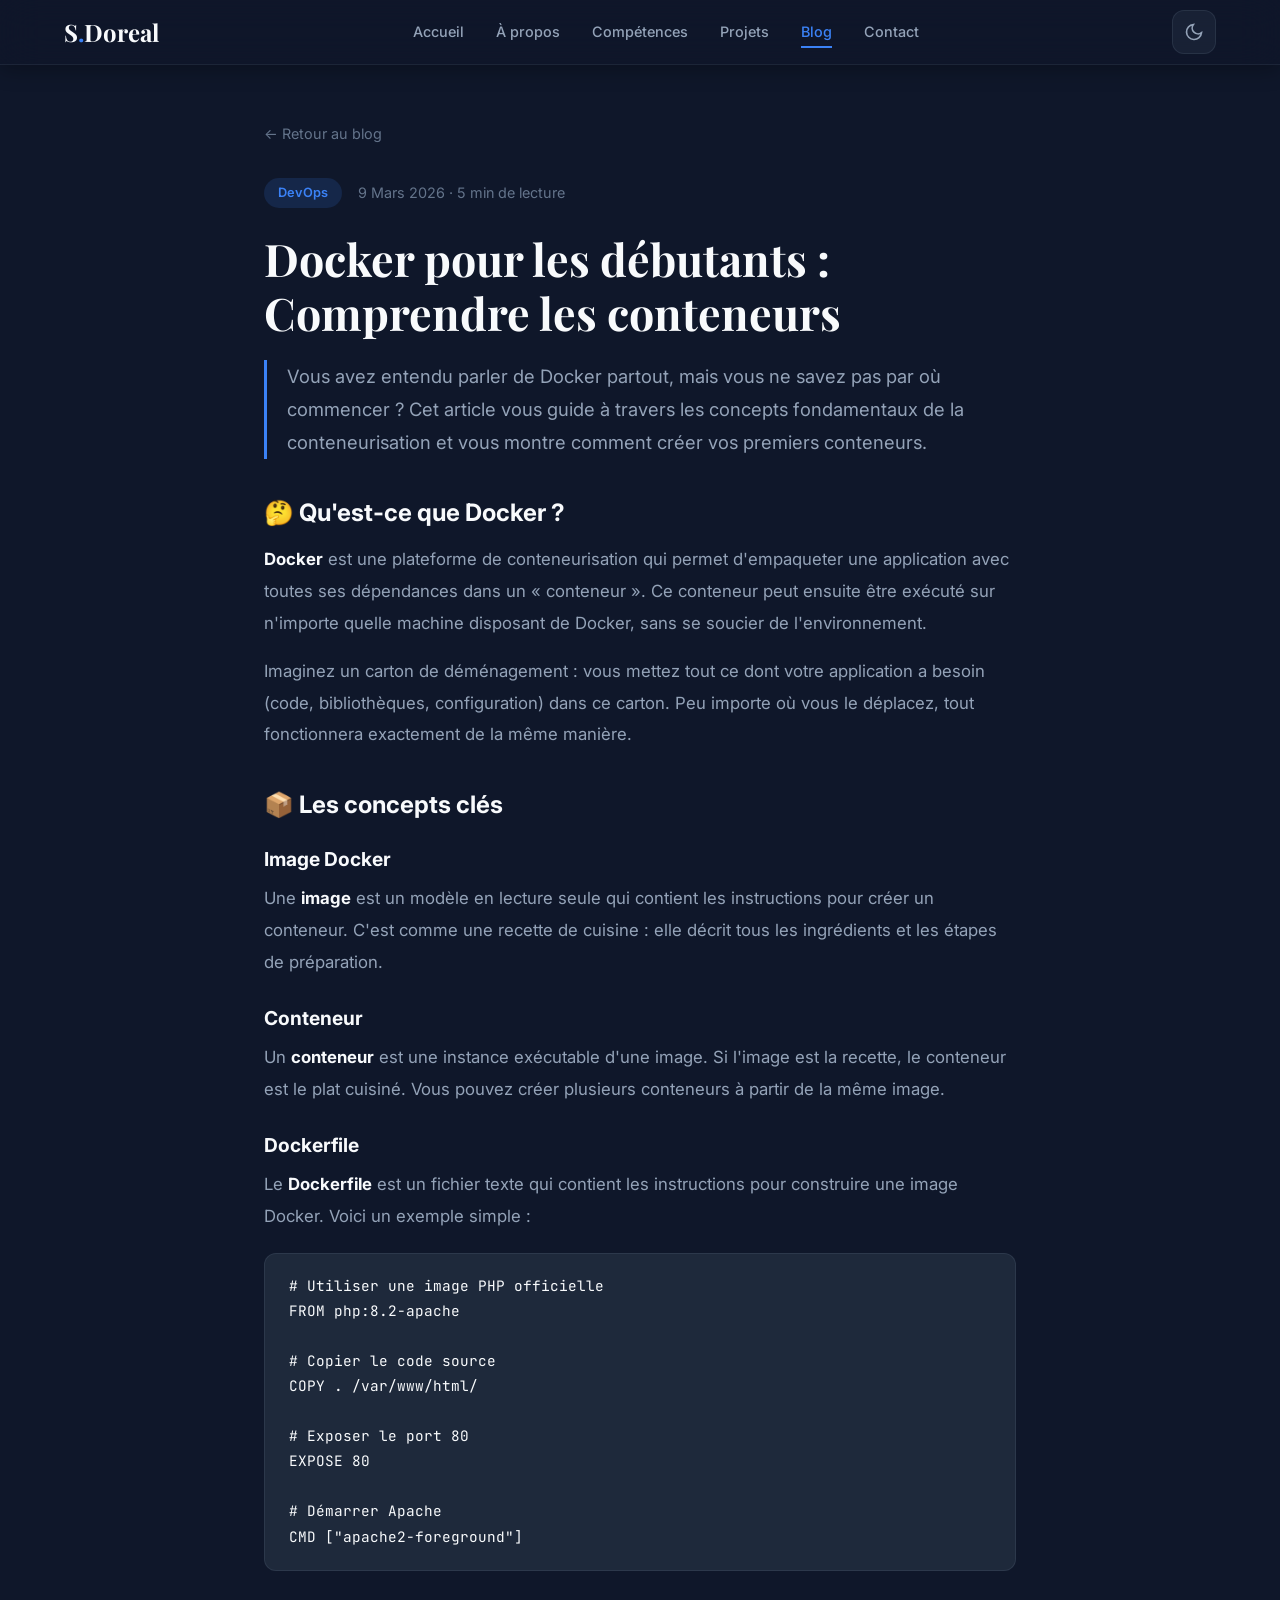
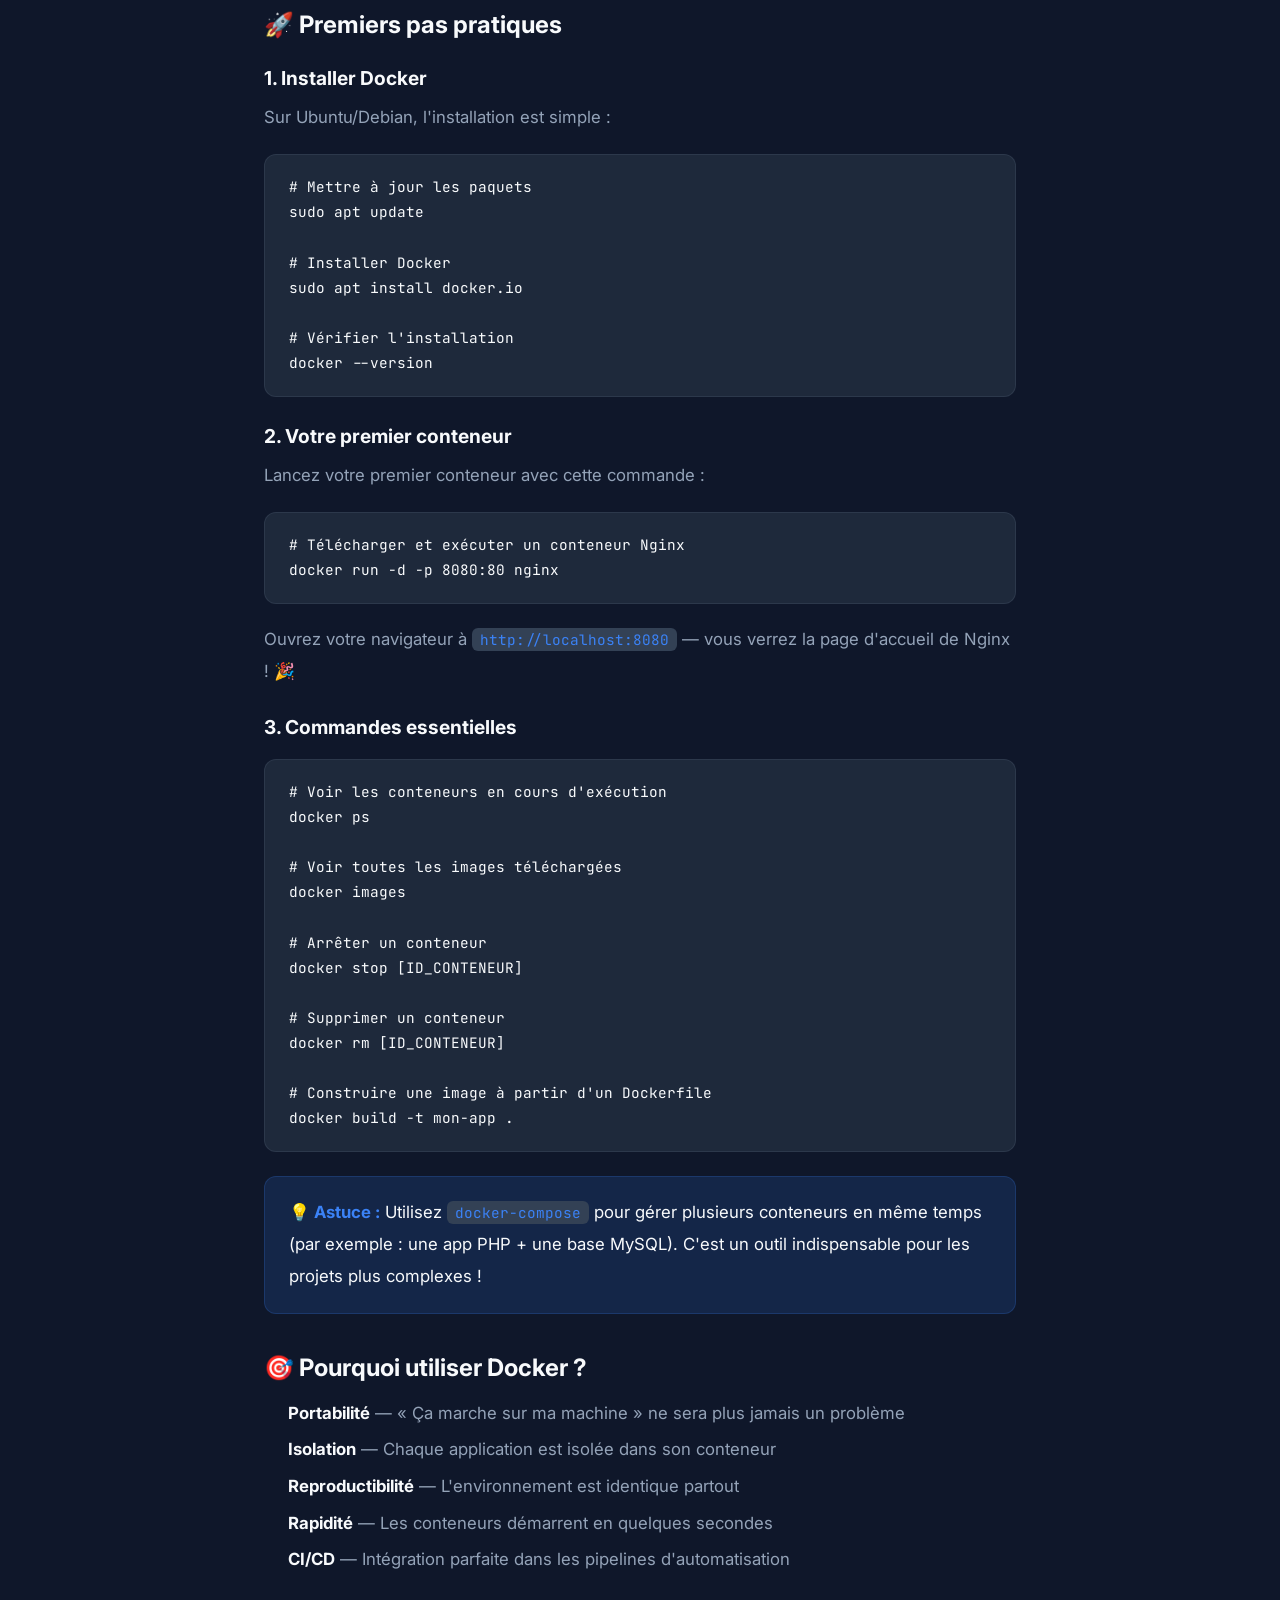
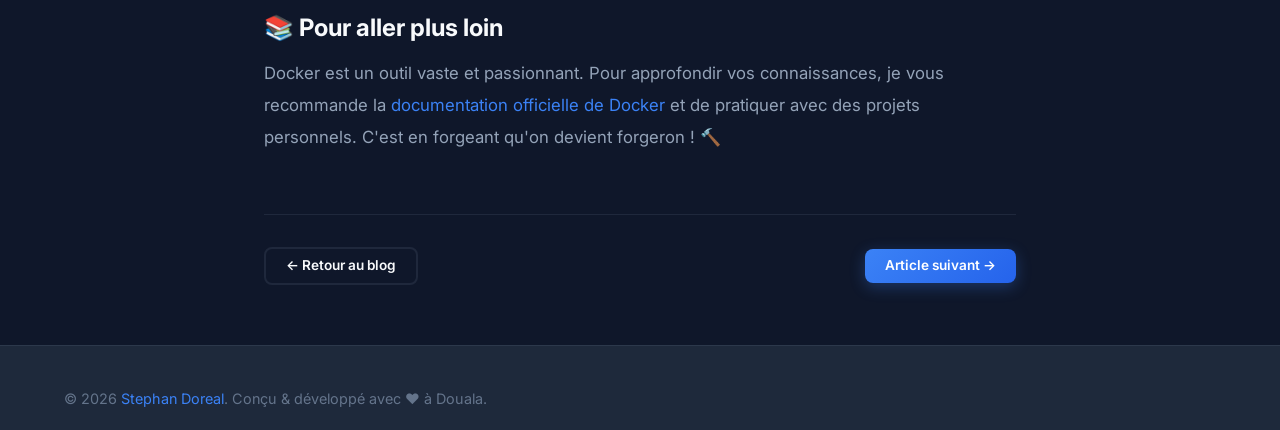
<file: blog/docker-pour-debutants.html>
<!DOCTYPE html>
<html lang="fr" data-theme="dark">
<head>
    <meta charset="UTF-8">
    <meta name="viewport" content="width=device-width, initial-scale=1.0">
    <title>Docker pour les débutants — Blog Stephan Doreal</title>
    <meta name="description" content="Découvrez les concepts fondamentaux de Docker : images, conteneurs, Dockerfile. Un guide pratique pour bien débuter avec la conteneurisation.">
    <link rel="preconnect" href="https://fonts.googleapis.com">
    <link rel="preconnect" href="https://fonts.gstatic.com" crossorigin>
    <link href="https://fonts.googleapis.com/css2?family=Inter:wght@300;400;500;600;700;800&family=Playfair+Display:wght@700&family=JetBrains+Mono:wght@400;500&display=swap" rel="stylesheet">
    <link rel="stylesheet" href="../css/style.css">
    <style>
        .article-container { max-width: 800px; margin: 0 auto; padding: 120px 24px 60px; }
        .article-back { display: inline-flex; align-items: center; gap: 6px; color: var(--text-muted); font-size: 0.9rem; margin-bottom: 32px; text-decoration: none; transition: color 0.3s; }
        .article-back:hover { color: var(--accent); }
        .article-meta { display: flex; align-items: center; gap: 16px; margin-bottom: 24px; flex-wrap: wrap; }
        .article-tag { padding: 4px 14px; background: var(--accent-light); color: var(--accent); border-radius: 20px; font-size: 0.8rem; font-weight: 600; }
        .article-date { color: var(--text-muted); font-size: 0.9rem; }
        .article-title { font-size: clamp(2rem, 4vw, 2.8rem); margin-bottom: 20px; line-height: 1.2; }
        .article-intro { font-size: 1.15rem; color: var(--text-secondary); line-height: 1.8; margin-bottom: 40px; border-left: 3px solid var(--accent); padding-left: 20px; }
        .article-body h2 { font-family: 'Inter', sans-serif; font-size: 1.5rem; margin: 40px 0 16px; color: var(--text-primary); }
        .article-body h3 { font-family: 'Inter', sans-serif; font-size: 1.2rem; margin: 28px 0 12px; color: var(--text-primary); }
        .article-body p { font-size: 1.05rem; line-height: 1.9; margin-bottom: 16px; color: var(--text-secondary); }
        .article-body ul, .article-body ol { margin: 12px 0 20px 24px; color: var(--text-secondary); }
        .article-body li { margin-bottom: 8px; font-size: 1.05rem; line-height: 1.7; }
        .article-body strong { color: var(--text-primary); }
        .article-body code { font-family: 'JetBrains Mono', monospace; background: var(--bg-tertiary); padding: 2px 8px; border-radius: 6px; font-size: 0.9rem; color: var(--accent); }
        .article-body pre { background: var(--bg-secondary); border: 1px solid var(--border); border-radius: 12px; padding: 20px 24px; margin: 20px 0; overflow-x: auto; }
        .article-body pre code { background: transparent; padding: 0; color: var(--text-primary); font-size: 0.9rem; line-height: 1.7; }
        .article-callout { background: var(--accent-light); border: 1px solid rgba(59, 130, 246, 0.2); border-radius: 12px; padding: 20px 24px; margin: 24px 0; }
        .article-callout p { color: var(--text-primary); margin: 0; }
        .article-callout strong { color: var(--accent); }
        .article-footer { margin-top: 60px; padding-top: 32px; border-top: 1px solid var(--border); display: flex; justify-content: space-between; align-items: center; flex-wrap: wrap; gap: 16px; }
    </style>
</head>
<body>

<!-- Navbar -->
<nav class="navbar scrolled" id="navbar">
    <div class="container">
        <a href="../index.html" class="nav-logo">S<span>.</span>Doreal</a>
        <div class="nav-links" id="navLinks">
            <a href="../index.html#hero">Accueil</a>
            <a href="../index.html#about">À propos</a>
            <a href="../index.html#skills">Compétences</a>
            <a href="../index.html#projects">Projets</a>
            <a href="../index.html#blog" class="active">Blog</a>
            <a href="../index.html#contact">Contact</a>
        </div>
        <div class="nav-actions">
            <button class="theme-toggle" id="themeToggle" aria-label="Changer le thème">
                <svg class="icon-moon" width="20" height="20" viewBox="0 0 24 24" fill="none" stroke="currentColor" stroke-width="2"><path d="M21 12.79A9 9 0 1 1 11.21 3 7 7 0 0 0 21 12.79z"/></svg>
                <svg class="icon-sun" width="20" height="20" viewBox="0 0 24 24" fill="none" stroke="currentColor" stroke-width="2"><circle cx="12" cy="12" r="5"/><line x1="12" y1="1" x2="12" y2="3"/><line x1="12" y1="21" x2="12" y2="23"/><line x1="4.22" y1="4.22" x2="5.64" y2="5.64"/><line x1="18.36" y1="18.36" x2="19.78" y2="19.78"/><line x1="1" y1="12" x2="3" y2="12"/><line x1="21" y1="12" x2="23" y2="12"/><line x1="4.22" y1="19.78" x2="5.64" y2="18.36"/><line x1="18.36" y1="5.64" x2="19.78" y2="4.22"/></svg>
            </button>
            <div class="nav-hamburger" id="navHamburger"><span></span><span></span><span></span></div>
        </div>
    </div>
</nav>

<article class="article-container">
    <a href="../index.html#blog" class="article-back">← Retour au blog</a>

    <div class="article-meta">
        <span class="article-tag">DevOps</span>
        <span class="article-date">9 Mars 2026 · 5 min de lecture</span>
    </div>

    <h1 class="article-title">Docker pour les débutants : Comprendre les conteneurs</h1>

    <p class="article-intro">
        Vous avez entendu parler de Docker partout, mais vous ne savez pas par où commencer ? 
        Cet article vous guide à travers les concepts fondamentaux de la conteneurisation 
        et vous montre comment créer vos premiers conteneurs.
    </p>

    <div class="article-body">
        <h2>🤔 Qu'est-ce que Docker ?</h2>
        <p>
            <strong>Docker</strong> est une plateforme de conteneurisation qui permet d'empaqueter une application 
            avec toutes ses dépendances dans un « conteneur ». Ce conteneur peut ensuite être exécuté 
            sur n'importe quelle machine disposant de Docker, sans se soucier de l'environnement.
        </p>
        <p>
            Imaginez un carton de déménagement : vous mettez tout ce dont votre application a besoin 
            (code, bibliothèques, configuration) dans ce carton. Peu importe où vous le déplacez, 
            tout fonctionnera exactement de la même manière.
        </p>

        <h2>📦 Les concepts clés</h2>
        
        <h3>Image Docker</h3>
        <p>
            Une <strong>image</strong> est un modèle en lecture seule qui contient les instructions 
            pour créer un conteneur. C'est comme une recette de cuisine : elle décrit tous les 
            ingrédients et les étapes de préparation.
        </p>

        <h3>Conteneur</h3>
        <p>
            Un <strong>conteneur</strong> est une instance exécutable d'une image. Si l'image est 
            la recette, le conteneur est le plat cuisiné. Vous pouvez créer plusieurs conteneurs 
            à partir de la même image.
        </p>

        <h3>Dockerfile</h3>
        <p>
            Le <strong>Dockerfile</strong> est un fichier texte qui contient les instructions 
            pour construire une image Docker. Voici un exemple simple :
        </p>

        <pre><code># Utiliser une image PHP officielle
FROM php:8.2-apache

# Copier le code source
COPY . /var/www/html/

# Exposer le port 80
EXPOSE 80

# Démarrer Apache
CMD ["apache2-foreground"]</code></pre>

        <h2>🚀 Premiers pas pratiques</h2>

        <h3>1. Installer Docker</h3>
        <p>Sur Ubuntu/Debian, l'installation est simple :</p>
        <pre><code># Mettre à jour les paquets
sudo apt update

# Installer Docker
sudo apt install docker.io

# Vérifier l'installation
docker --version</code></pre>

        <h3>2. Votre premier conteneur</h3>
        <p>Lancez votre premier conteneur avec cette commande :</p>
        <pre><code># Télécharger et exécuter un conteneur Nginx
docker run -d -p 8080:80 nginx</code></pre>
        <p>
            Ouvrez votre navigateur à <code>http://localhost:8080</code> — vous verrez la page 
            d'accueil de Nginx ! 🎉
        </p>

        <h3>3. Commandes essentielles</h3>
        <pre><code># Voir les conteneurs en cours d'exécution
docker ps

# Voir toutes les images téléchargées
docker images

# Arrêter un conteneur
docker stop [ID_CONTENEUR]

# Supprimer un conteneur
docker rm [ID_CONTENEUR]

# Construire une image à partir d'un Dockerfile
docker build -t mon-app .</code></pre>

        <div class="article-callout">
            <p>
                <strong>💡 Astuce :</strong> Utilisez <code>docker-compose</code> pour gérer 
                plusieurs conteneurs en même temps (par exemple : une app PHP + une base MySQL). 
                C'est un outil indispensable pour les projets plus complexes !
            </p>
        </div>

        <h2>🎯 Pourquoi utiliser Docker ?</h2>
        <ul>
            <li><strong>Portabilité</strong> — « Ça marche sur ma machine » ne sera plus jamais un problème</li>
            <li><strong>Isolation</strong> — Chaque application est isolée dans son conteneur</li>
            <li><strong>Reproductibilité</strong> — L'environnement est identique partout</li>
            <li><strong>Rapidité</strong> — Les conteneurs démarrent en quelques secondes</li>
            <li><strong>CI/CD</strong> — Intégration parfaite dans les pipelines d'automatisation</li>
        </ul>

        <h2>📚 Pour aller plus loin</h2>
        <p>
            Docker est un outil vaste et passionnant. Pour approfondir vos connaissances, 
            je vous recommande la <a href="https://docs.docker.com" target="_blank">documentation officielle de Docker</a> 
            et de pratiquer avec des projets personnels. C'est en forgeant qu'on devient 
            forgeron ! 🔨
        </p>
    </div>

    <div class="article-footer">
        <a href="../index.html#blog" class="btn btn-secondary btn-sm">← Retour au blog</a>
        <a href="laravel-premiers-pas.html" class="btn btn-primary btn-sm">Article suivant →</a>
    </div>
</article>

<footer class="footer">
    <div class="container">
        <p class="footer-text">© 2026 <a href="../index.html">Stephan Doreal</a>. Conçu & développé avec ❤️ à Douala.</p>
    </div>
</footer>

<script>
    // Theme toggle
    const themeToggle = document.getElementById('themeToggle');
    const saved = localStorage.getItem('theme') || 'dark';
    document.documentElement.setAttribute('data-theme', saved);
    themeToggle.addEventListener('click', () => {
        const c = document.documentElement.getAttribute('data-theme');
        const n = c === 'dark' ? 'light' : 'dark';
        document.documentElement.setAttribute('data-theme', n);
        localStorage.setItem('theme', n);
    });
    // Hamburger
    const ham = document.getElementById('navHamburger');
    const links = document.getElementById('navLinks');
    ham.addEventListener('click', () => { ham.classList.toggle('active'); links.classList.toggle('active'); });
</script>
</body>
</html>
</file>
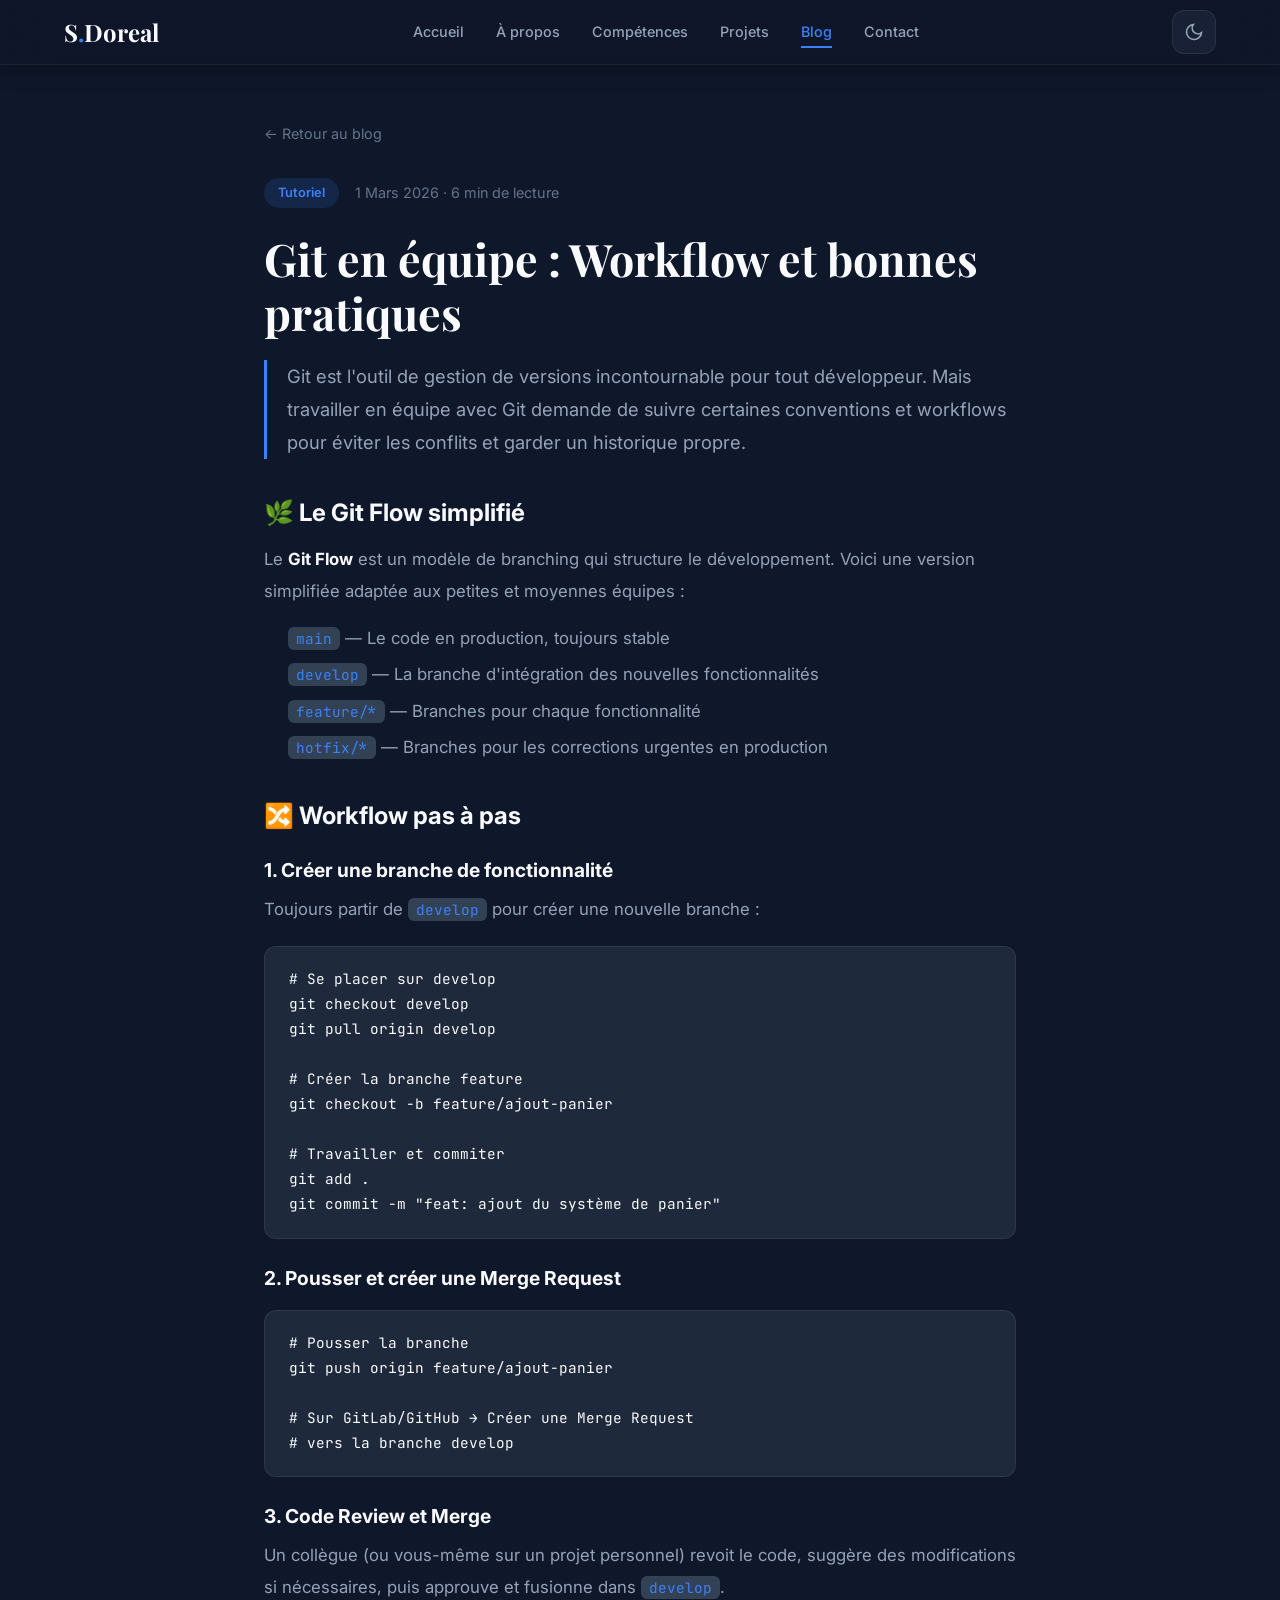
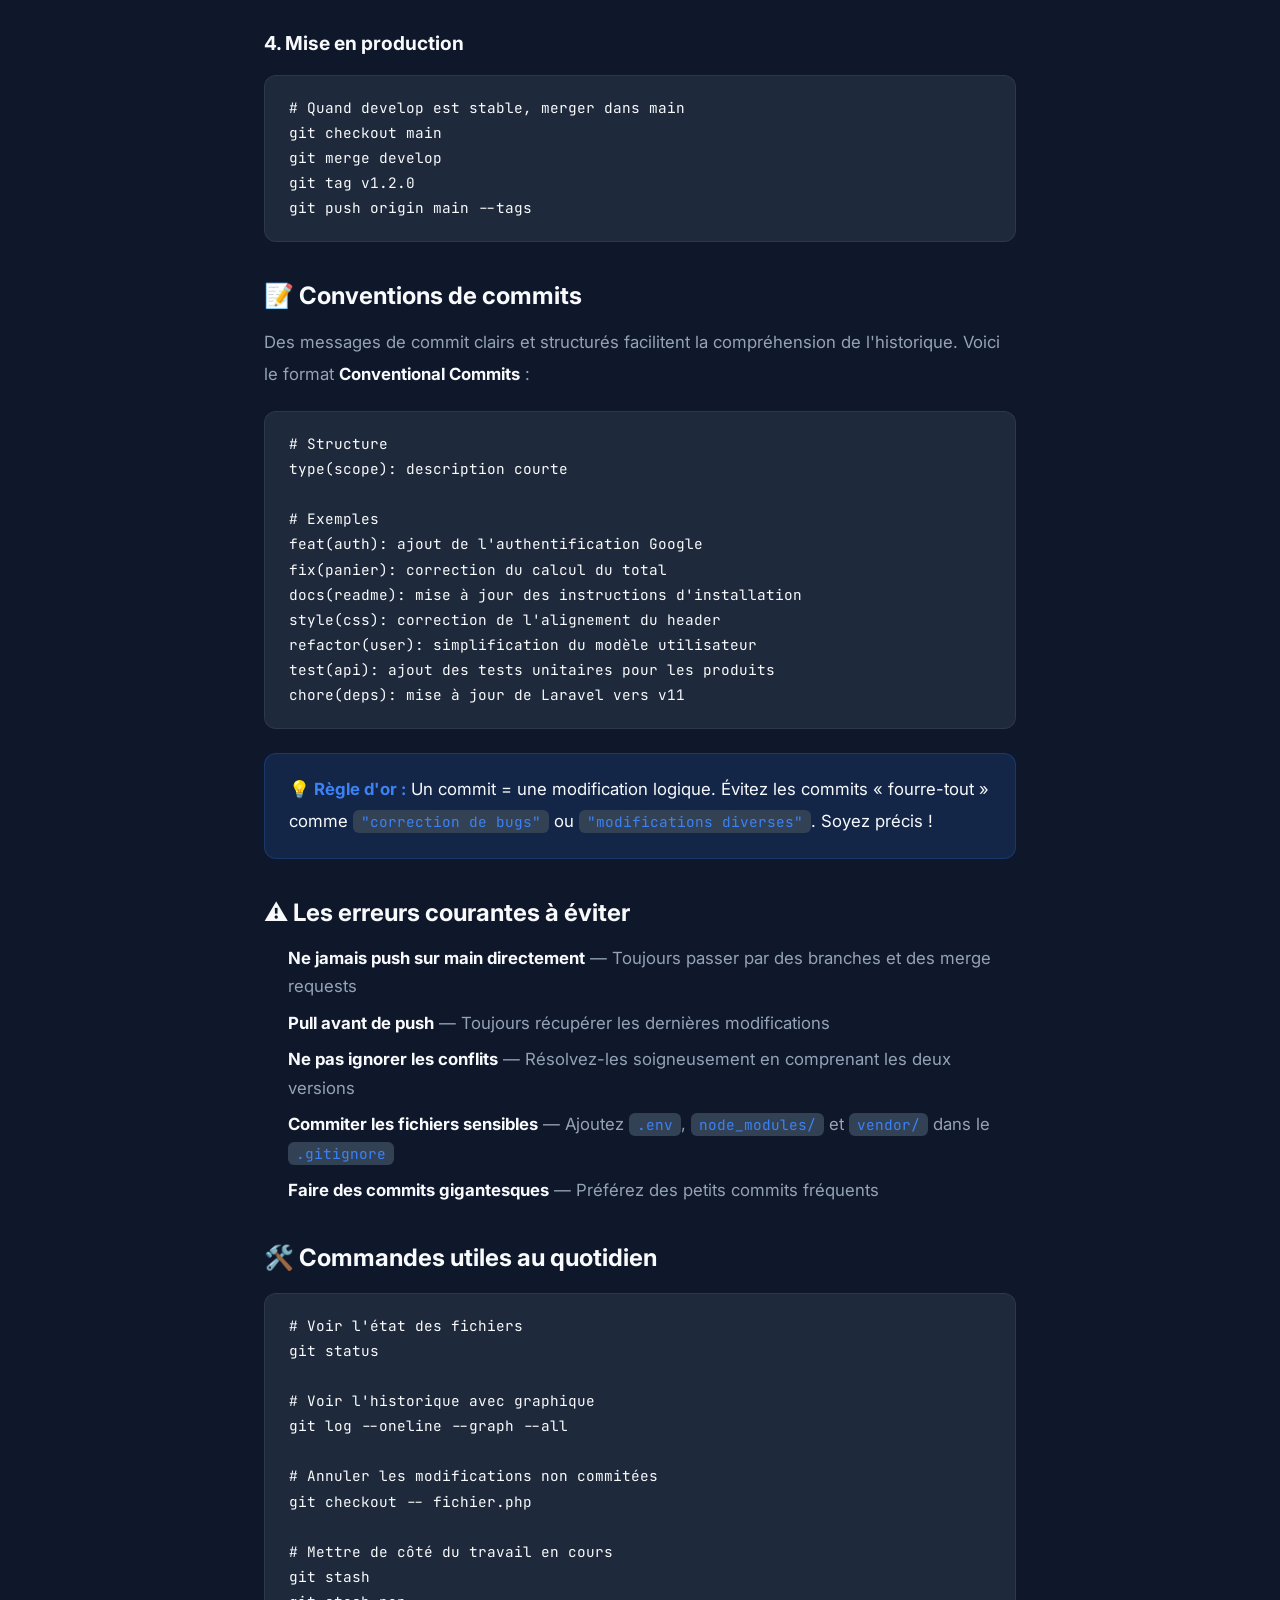
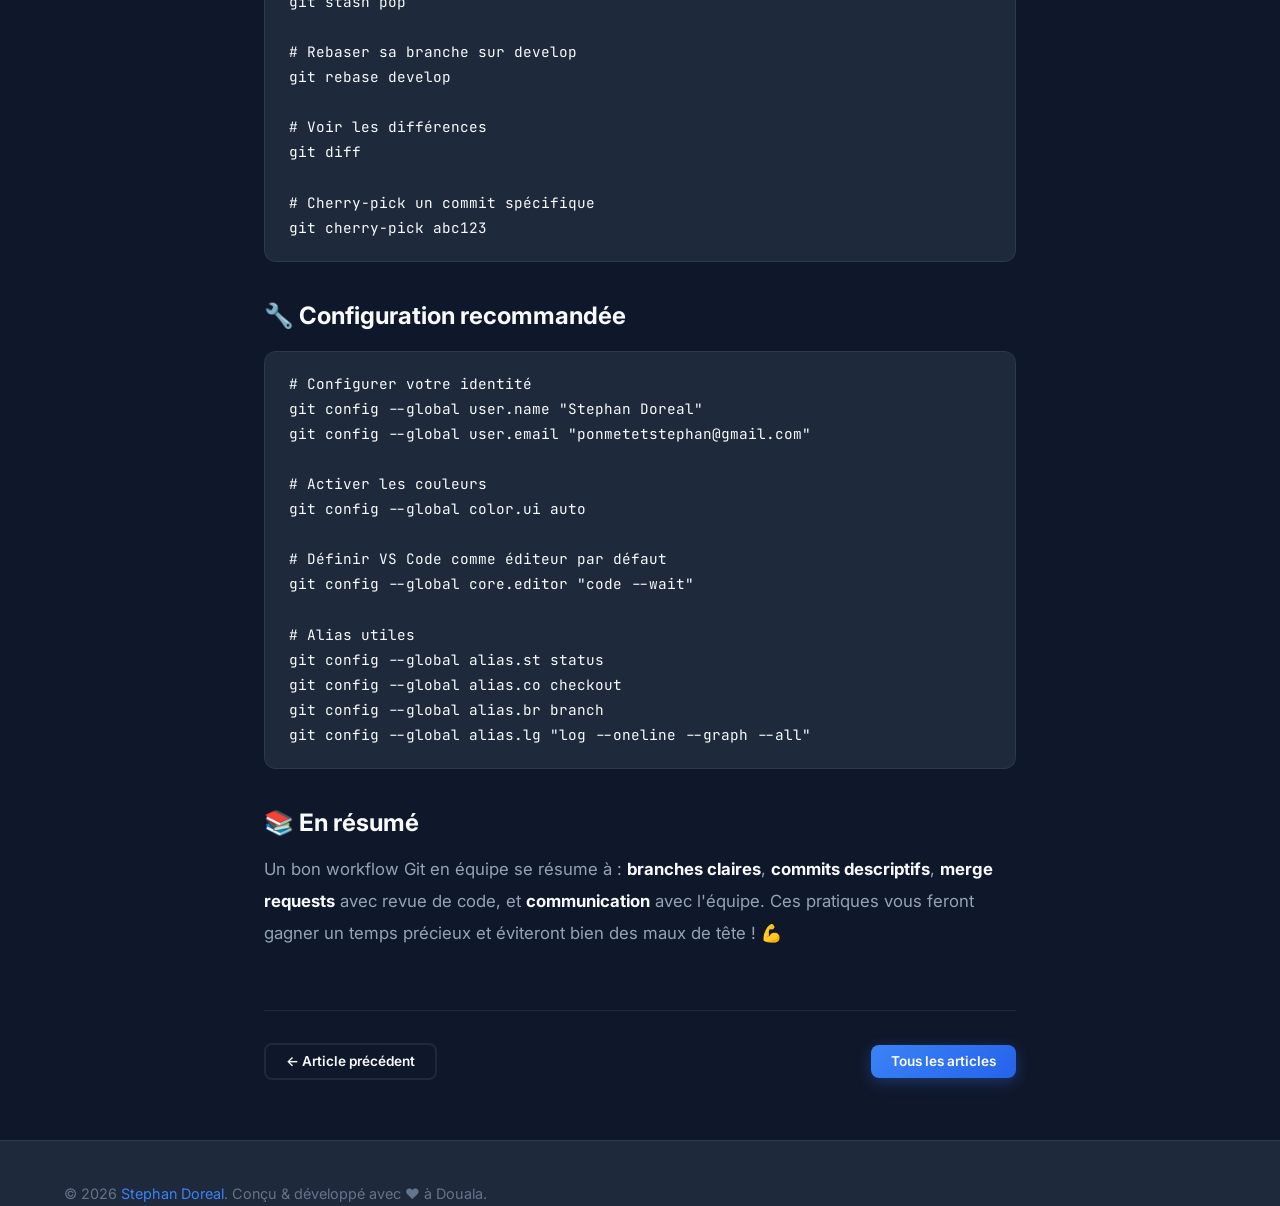
<file: blog/git-workflow-equipe.html>
<!DOCTYPE html>
<html lang="fr" data-theme="dark">
<head>
    <meta charset="UTF-8">
    <meta name="viewport" content="width=device-width, initial-scale=1.0">
    <title>Git en équipe : Workflow et bonnes pratiques — Blog Stephan Doreal</title>
    <meta name="description" content="Maîtrisez les workflows Git professionnels : branches, merge requests, conventions de commits pour un travail d'équipe efficace.">
    <link rel="preconnect" href="https://fonts.googleapis.com">
    <link rel="preconnect" href="https://fonts.gstatic.com" crossorigin>
    <link href="https://fonts.googleapis.com/css2?family=Inter:wght@300;400;500;600;700;800&family=Playfair+Display:wght@700&family=JetBrains+Mono:wght@400;500&display=swap" rel="stylesheet">
    <link rel="stylesheet" href="../css/style.css">
    <style>
        .article-container { max-width: 800px; margin: 0 auto; padding: 120px 24px 60px; }
        .article-back { display: inline-flex; align-items: center; gap: 6px; color: var(--text-muted); font-size: 0.9rem; margin-bottom: 32px; text-decoration: none; transition: color 0.3s; }
        .article-back:hover { color: var(--accent); }
        .article-meta { display: flex; align-items: center; gap: 16px; margin-bottom: 24px; flex-wrap: wrap; }
        .article-tag { padding: 4px 14px; background: var(--accent-light); color: var(--accent); border-radius: 20px; font-size: 0.8rem; font-weight: 600; }
        .article-date { color: var(--text-muted); font-size: 0.9rem; }
        .article-title { font-size: clamp(2rem, 4vw, 2.8rem); margin-bottom: 20px; line-height: 1.2; }
        .article-intro { font-size: 1.15rem; color: var(--text-secondary); line-height: 1.8; margin-bottom: 40px; border-left: 3px solid var(--accent); padding-left: 20px; }
        .article-body h2 { font-family: 'Inter', sans-serif; font-size: 1.5rem; margin: 40px 0 16px; color: var(--text-primary); }
        .article-body h3 { font-family: 'Inter', sans-serif; font-size: 1.2rem; margin: 28px 0 12px; color: var(--text-primary); }
        .article-body p { font-size: 1.05rem; line-height: 1.9; margin-bottom: 16px; color: var(--text-secondary); }
        .article-body ul, .article-body ol { margin: 12px 0 20px 24px; color: var(--text-secondary); }
        .article-body li { margin-bottom: 8px; font-size: 1.05rem; line-height: 1.7; }
        .article-body strong { color: var(--text-primary); }
        .article-body code { font-family: 'JetBrains Mono', monospace; background: var(--bg-tertiary); padding: 2px 8px; border-radius: 6px; font-size: 0.9rem; color: var(--accent); }
        .article-body pre { background: var(--bg-secondary); border: 1px solid var(--border); border-radius: 12px; padding: 20px 24px; margin: 20px 0; overflow-x: auto; }
        .article-body pre code { background: transparent; padding: 0; color: var(--text-primary); font-size: 0.9rem; line-height: 1.7; }
        .article-callout { background: var(--accent-light); border: 1px solid rgba(59, 130, 246, 0.2); border-radius: 12px; padding: 20px 24px; margin: 24px 0; }
        .article-callout p { color: var(--text-primary); margin: 0; }
        .article-callout strong { color: var(--accent); }
        .article-footer { margin-top: 60px; padding-top: 32px; border-top: 1px solid var(--border); display: flex; justify-content: space-between; align-items: center; flex-wrap: wrap; gap: 16px; }
    </style>
</head>
<body>

<nav class="navbar scrolled" id="navbar">
    <div class="container">
        <a href="../index.html" class="nav-logo">S<span>.</span>Doreal</a>
        <div class="nav-links" id="navLinks">
            <a href="../index.html#hero">Accueil</a>
            <a href="../index.html#about">À propos</a>
            <a href="../index.html#skills">Compétences</a>
            <a href="../index.html#projects">Projets</a>
            <a href="../index.html#blog" class="active">Blog</a>
            <a href="../index.html#contact">Contact</a>
        </div>
        <div class="nav-actions">
            <button class="theme-toggle" id="themeToggle" aria-label="Changer le thème">
                <svg class="icon-moon" width="20" height="20" viewBox="0 0 24 24" fill="none" stroke="currentColor" stroke-width="2"><path d="M21 12.79A9 9 0 1 1 11.21 3 7 7 0 0 0 21 12.79z"/></svg>
                <svg class="icon-sun" width="20" height="20" viewBox="0 0 24 24" fill="none" stroke="currentColor" stroke-width="2"><circle cx="12" cy="12" r="5"/><line x1="12" y1="1" x2="12" y2="3"/><line x1="12" y1="21" x2="12" y2="23"/><line x1="4.22" y1="4.22" x2="5.64" y2="5.64"/><line x1="18.36" y1="18.36" x2="19.78" y2="19.78"/><line x1="1" y1="12" x2="3" y2="12"/><line x1="21" y1="12" x2="23" y2="12"/><line x1="4.22" y1="19.78" x2="5.64" y2="18.36"/><line x1="18.36" y1="5.64" x2="19.78" y2="4.22"/></svg>
            </button>
            <div class="nav-hamburger" id="navHamburger"><span></span><span></span><span></span></div>
        </div>
    </div>
</nav>

<article class="article-container">
    <a href="../index.html#blog" class="article-back">← Retour au blog</a>

    <div class="article-meta">
        <span class="article-tag">Tutoriel</span>
        <span class="article-date">1 Mars 2026 · 6 min de lecture</span>
    </div>

    <h1 class="article-title">Git en équipe : Workflow et bonnes pratiques</h1>

    <p class="article-intro">
        Git est l'outil de gestion de versions incontournable pour tout développeur. 
        Mais travailler en équipe avec Git demande de suivre certaines conventions 
        et workflows pour éviter les conflits et garder un historique propre.
    </p>

    <div class="article-body">
        <h2>🌿 Le Git Flow simplifié</h2>
        <p>
            Le <strong>Git Flow</strong> est un modèle de branching qui structure le développement. 
            Voici une version simplifiée adaptée aux petites et moyennes équipes :
        </p>
        <ul>
            <li><code>main</code> — Le code en production, toujours stable</li>
            <li><code>develop</code> — La branche d'intégration des nouvelles fonctionnalités</li>
            <li><code>feature/*</code> — Branches pour chaque fonctionnalité</li>
            <li><code>hotfix/*</code> — Branches pour les corrections urgentes en production</li>
        </ul>

        <h2>🔀 Workflow pas à pas</h2>

        <h3>1. Créer une branche de fonctionnalité</h3>
        <p>Toujours partir de <code>develop</code> pour créer une nouvelle branche :</p>
        <pre><code># Se placer sur develop
git checkout develop
git pull origin develop

# Créer la branche feature
git checkout -b feature/ajout-panier

# Travailler et commiter
git add .
git commit -m "feat: ajout du système de panier"</code></pre>

        <h3>2. Pousser et créer une Merge Request</h3>
        <pre><code># Pousser la branche
git push origin feature/ajout-panier

# Sur GitLab/GitHub → Créer une Merge Request
# vers la branche develop</code></pre>

        <h3>3. Code Review et Merge</h3>
        <p>
            Un collègue (ou vous-même sur un projet personnel) revoit le code, 
            suggère des modifications si nécessaires, puis approuve et fusionne 
            dans <code>develop</code>.
        </p>

        <h3>4. Mise en production</h3>
        <pre><code># Quand develop est stable, merger dans main
git checkout main
git merge develop
git tag v1.2.0
git push origin main --tags</code></pre>

        <h2>📝 Conventions de commits</h2>
        <p>
            Des messages de commit clairs et structurés facilitent la compréhension 
            de l'historique. Voici le format <strong>Conventional Commits</strong> :
        </p>
        <pre><code># Structure
type(scope): description courte

# Exemples
feat(auth): ajout de l'authentification Google
fix(panier): correction du calcul du total
docs(readme): mise à jour des instructions d'installation
style(css): correction de l'alignement du header
refactor(user): simplification du modèle utilisateur
test(api): ajout des tests unitaires pour les produits
chore(deps): mise à jour de Laravel vers v11</code></pre>

        <div class="article-callout">
            <p>
                <strong>💡 Règle d'or :</strong> Un commit = une modification logique. 
                Évitez les commits « fourre-tout » comme <code>"correction de bugs"</code> ou 
                <code>"modifications diverses"</code>. Soyez précis !
            </p>
        </div>

        <h2>⚠️ Les erreurs courantes à éviter</h2>
        <ol>
            <li><strong>Ne jamais push sur main directement</strong> — Toujours passer par des branches et des merge requests</li>
            <li><strong>Pull avant de push</strong> — Toujours récupérer les dernières modifications</li>
            <li><strong>Ne pas ignorer les conflits</strong> — Résolvez-les soigneusement en comprenant les deux versions</li>
            <li><strong>Commiter les fichiers sensibles</strong> — Ajoutez <code>.env</code>, <code>node_modules/</code> et <code>vendor/</code> dans le <code>.gitignore</code></li>
            <li><strong>Faire des commits gigantesques</strong> — Préférez des petits commits fréquents</li>
        </ol>

        <h2>🛠️ Commandes utiles au quotidien</h2>
        <pre><code># Voir l'état des fichiers
git status

# Voir l'historique avec graphique
git log --oneline --graph --all

# Annuler les modifications non commitées
git checkout -- fichier.php

# Mettre de côté du travail en cours
git stash
git stash pop

# Rebaser sa branche sur develop
git rebase develop

# Voir les différences
git diff

# Cherry-pick un commit spécifique
git cherry-pick abc123</code></pre>

        <h2>🔧 Configuration recommandée</h2>
        <pre><code># Configurer votre identité
git config --global user.name "Stephan Doreal"
git config --global user.email "ponmetetstephan@gmail.com"

# Activer les couleurs
git config --global color.ui auto

# Définir VS Code comme éditeur par défaut
git config --global core.editor "code --wait"

# Alias utiles
git config --global alias.st status
git config --global alias.co checkout
git config --global alias.br branch
git config --global alias.lg "log --oneline --graph --all"</code></pre>

        <h2>📚 En résumé</h2>
        <p>
            Un bon workflow Git en équipe se résume à : <strong>branches claires</strong>, 
            <strong>commits descriptifs</strong>, <strong>merge requests</strong> avec revue de code, 
            et <strong>communication</strong> avec l'équipe. Ces pratiques vous feront 
            gagner un temps précieux et éviteront bien des maux de tête ! 💪
        </p>
    </div>

    <div class="article-footer">
        <a href="laravel-premiers-pas.html" class="btn btn-secondary btn-sm">← Article précédent</a>
        <a href="../index.html#blog" class="btn btn-primary btn-sm">Tous les articles</a>
    </div>
</article>

<footer class="footer">
    <div class="container">
        <p class="footer-text">© 2026 <a href="../index.html">Stephan Doreal</a>. Conçu & développé avec ❤️ à Douala.</p>
    </div>
</footer>

<script>
    const themeToggle = document.getElementById('themeToggle');
    const saved = localStorage.getItem('theme') || 'dark';
    document.documentElement.setAttribute('data-theme', saved);
    themeToggle.addEventListener('click', () => {
        const c = document.documentElement.getAttribute('data-theme');
        const n = c === 'dark' ? 'light' : 'dark';
        document.documentElement.setAttribute('data-theme', n);
        localStorage.setItem('theme', n);
    });
    const ham = document.getElementById('navHamburger');
    const links = document.getElementById('navLinks');
    ham.addEventListener('click', () => { ham.classList.toggle('active'); links.classList.toggle('active'); });
</script>
</body>
</html>
</file>
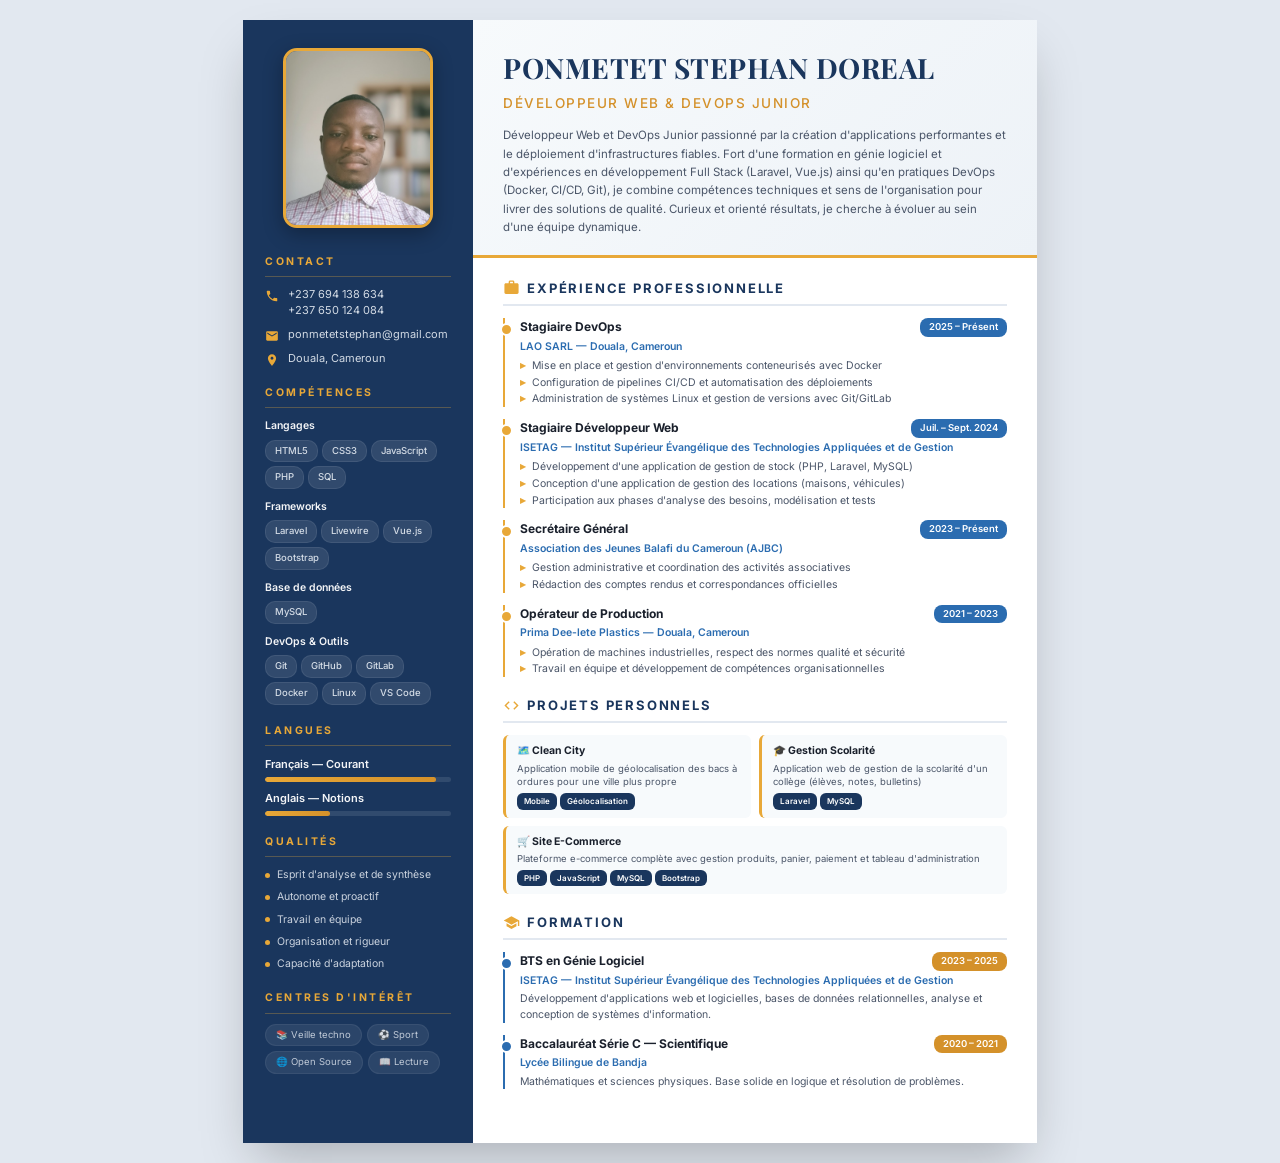
<file: assets/cv/CV-Ponmetet-Stephan.html>
<!DOCTYPE html>
<html lang="fr">
<head>
    <meta charset="UTF-8">
    <meta name="viewport" content="width=device-width, initial-scale=1.0">
    <title>CV - Ponmetet Stephan Doreal</title>
    <link rel="preconnect" href="https://fonts.googleapis.com">
    <link rel="preconnect" href="https://fonts.gstatic.com" crossorigin>
    <link href="https://fonts.googleapis.com/css2?family=Inter:wght@300;400;500;600;700;800&family=Playfair+Display:wght@700&display=swap" rel="stylesheet">
    <style>
        :root {
            --primary: #1a365d;
            --primary-light: #2b6cb0;
            --accent: #e8a838;
            --accent-dark: #d4912a;
            --text-dark: #1a202c;
            --text-medium: #4a5568;
            --text-light: #718096;
            --bg-light: #f7fafc;
            --bg-card: #ffffff;
            --border: #e2e8f0;
            --sidebar-bg: #1a365d;
            --sidebar-text: #e2e8f0;
        }

        * {
            margin: 0;
            padding: 0;
            box-sizing: border-box;
        }

        html {
            height: 100%;
        }

        body {
            font-family: 'Inter', -apple-system, BlinkMacSystemFont, sans-serif;
            color: var(--text-dark);
            background: #e2e8f0;
            line-height: 1.55;
            -webkit-font-smoothing: antialiased;
            display: flex;
            justify-content: center;
            align-items: flex-start;
            min-height: 100%;
            padding: 20px 0;
        }

        .cv-container {
            width: 210mm;
            height: 297mm;
            max-height: 297mm;
            margin: 0 auto;
            background: var(--bg-card);
            display: grid;
            grid-template-columns: 230px 1fr;
            grid-template-rows: 1fr;
            box-shadow: 0 25px 50px -12px rgba(0, 0, 0, 0.25);
            overflow: hidden;
        }

        /* ===== SIDEBAR ===== */
        .sidebar {
            background: var(--sidebar-bg);
            color: var(--sidebar-text);
            padding: 0;
            display: flex;
            flex-direction: column;
            height: 297mm;
            min-height: 297mm;
        }

        .photo-section {
            width: 100%;
            padding: 28px 28px 16px;
            display: flex;
            justify-content: center;
        }

        .photo-frame {
            width: 150px;
            height: 180px;
            border-radius: 14px;
            border: 3.5px solid var(--accent);
            overflow: hidden;
            background: #2d4a7a;
            display: flex;
            align-items: center;
            justify-content: center;
            box-shadow: 0 6px 20px rgba(0, 0, 0, 0.3);
        }

        .photo-frame img {
            width: 100%;
            height: 100%;
            object-fit: cover;
            object-position: center 20%;
        }

        .sidebar-content {
            padding: 10px 22px 28px;
            flex: 1;
        }

        .sidebar-section {
            margin-bottom: 18px;
        }

        .sidebar-section-title {
            font-size: 10.5px;
            font-weight: 700;
            text-transform: uppercase;
            letter-spacing: 2.5px;
            color: var(--accent);
            margin-bottom: 10px;
            padding-bottom: 6px;
            border-bottom: 1.5px solid rgba(232, 168, 56, 0.3);
        }

        /* Contact */
        .contact-item {
            display: flex;
            align-items: flex-start;
            gap: 9px;
            margin-bottom: 8px;
            font-size: 11px;
            line-height: 1.45;
        }

        .contact-icon {
            width: 14px;
            height: 14px;
            fill: var(--accent);
            flex-shrink: 0;
            margin-top: 2px;
        }

        .contact-text {
            color: rgba(226, 232, 240, 0.92);
            word-break: break-word;
        }

        .contact-text a {
            color: rgba(226, 232, 240, 0.92);
            text-decoration: none;
        }

        /* Skills */
        .skill-category {
            margin-bottom: 10px;
        }

        .skill-category-name {
            font-size: 10.5px;
            font-weight: 600;
            color: rgba(255, 255, 255, 0.95);
            margin-bottom: 5px;
        }

        .skill-tags {
            display: flex;
            flex-wrap: wrap;
            gap: 4px;
        }

        .skill-tag {
            background: rgba(255, 255, 255, 0.1);
            color: rgba(226, 232, 240, 0.92);
            padding: 3px 9px;
            border-radius: 10px;
            font-size: 9.5px;
            font-weight: 500;
            border: 1px solid rgba(255, 255, 255, 0.08);
        }

        /* Languages */
        .language-item {
            margin-bottom: 8px;
        }

        .language-name {
            font-size: 11px;
            font-weight: 600;
            color: rgba(255, 255, 255, 0.95);
            margin-bottom: 4px;
        }

        .language-bar-bg {
            width: 100%;
            height: 5px;
            background: rgba(255, 255, 255, 0.1);
            border-radius: 10px;
            overflow: hidden;
        }

        .language-bar-fill {
            height: 100%;
            background: linear-gradient(90deg, var(--accent), var(--accent-dark));
            border-radius: 10px;
        }

        /* Soft Skills */
        .soft-skill-item {
            display: flex;
            align-items: center;
            gap: 7px;
            margin-bottom: 6px;
            font-size: 10.5px;
            color: rgba(226, 232, 240, 0.88);
        }

        .soft-skill-dot {
            width: 5px;
            height: 5px;
            background: var(--accent);
            border-radius: 50%;
            flex-shrink: 0;
        }

        /* Hobbies */
        .hobbies-list {
            display: flex;
            flex-wrap: wrap;
            gap: 5px;
        }

        .hobby-item {
            background: rgba(255, 255, 255, 0.08);
            padding: 3px 10px;
            border-radius: 12px;
            font-size: 9.5px;
            color: rgba(226, 232, 240, 0.82);
            border: 1px solid rgba(255, 255, 255, 0.06);
        }

        /* ===== MAIN CONTENT ===== */
        .main-content {
            padding: 0;
            display: flex;
            flex-direction: column;
            height: 297mm;
            min-height: 297mm;
            background: var(--bg-card);
        }

        /* Header */
        .header {
            background: linear-gradient(135deg, #f7fafc 0%, #edf2f7 100%);
            padding: 26px 30px 18px;
            border-bottom: 3px solid var(--accent);
        }

        .header-name {
            font-family: 'Playfair Display', serif;
            font-size: 28px;
            font-weight: 700;
            color: var(--primary);
            letter-spacing: 0.5px;
            margin-bottom: 4px;
        }

        .header-title {
            font-size: 13.5px;
            font-weight: 500;
            color: var(--accent-dark);
            letter-spacing: 1.5px;
            text-transform: uppercase;
            margin-bottom: 12px;
        }

        .header-summary {
            font-size: 11.5px;
            color: var(--text-medium);
            line-height: 1.6;
        }

        /* Content area */
        .content-body {
            padding: 20px 30px 24px;
            flex: 1;
        }

        .section {
            margin-bottom: 18px;
        }

        .section-title {
            font-size: 13px;
            font-weight: 700;
            color: var(--primary);
            text-transform: uppercase;
            letter-spacing: 1.8px;
            margin-bottom: 12px;
            padding-bottom: 6px;
            border-bottom: 2px solid var(--border);
            display: flex;
            align-items: center;
            gap: 7px;
        }

        .section-title-icon {
            width: 17px;
            height: 17px;
            fill: var(--accent);
        }

        /* Experience */
        .exp-item {
            margin-bottom: 12px;
            padding-left: 15px;
            border-left: 2.5px solid var(--accent);
            position: relative;
        }

        .exp-item::before {
            content: '';
            position: absolute;
            left: -5.5px;
            top: 5px;
            width: 9px;
            height: 9px;
            background: var(--accent);
            border-radius: 50%;
            border: 2px solid white;
        }

        .exp-header {
            display: flex;
            justify-content: space-between;
            align-items: flex-start;
            margin-bottom: 2px;
            flex-wrap: wrap;
            gap: 4px;
        }

        .exp-title {
            font-size: 12px;
            font-weight: 700;
            color: var(--text-dark);
        }

        .exp-date {
            font-size: 9.5px;
            font-weight: 600;
            color: var(--bg-card);
            background: var(--primary-light);
            padding: 2px 9px;
            border-radius: 8px;
            white-space: nowrap;
        }

        .exp-company {
            font-size: 10.5px;
            font-weight: 600;
            color: var(--primary-light);
            margin-bottom: 3px;
        }

        .exp-desc {
            font-size: 10.5px;
            color: var(--text-medium);
            line-height: 1.5;
        }

        .exp-desc ul {
            list-style: none;
            padding: 0;
        }

        .exp-desc ul li {
            position: relative;
            padding-left: 12px;
            margin-bottom: 1px;
        }

        .exp-desc ul li::before {
            content: '▸';
            position: absolute;
            left: 0;
            color: var(--accent);
            font-weight: bold;
        }

        /* Projects */
        .projects-grid {
            display: grid;
            grid-template-columns: 1fr 1fr;
            gap: 8px;
        }

        .project-card {
            background: var(--bg-light);
            border-radius: 6px;
            padding: 8px 11px;
            border-left: 3px solid var(--accent);
        }

        .project-card.full-width {
            grid-column: 1 / -1;
        }

        .project-name {
            font-size: 10.5px;
            font-weight: 700;
            color: var(--text-dark);
            margin-bottom: 2px;
        }

        .project-desc {
            font-size: 9.5px;
            color: var(--text-medium);
            line-height: 1.45;
        }

        .project-tech {
            display: flex;
            flex-wrap: wrap;
            gap: 3px;
            margin-top: 4px;
        }

        .project-tech-tag {
            background: var(--primary);
            color: white;
            padding: 2px 7px;
            border-radius: 6px;
            font-size: 8px;
            font-weight: 600;
        }

        /* Education */
        .edu-item {
            margin-bottom: 12px;
            padding-left: 15px;
            border-left: 2.5px solid var(--primary-light);
            position: relative;
        }

        .edu-item::before {
            content: '';
            position: absolute;
            left: -5.5px;
            top: 5px;
            width: 9px;
            height: 9px;
            background: var(--primary-light);
            border-radius: 50%;
            border: 2px solid white;
        }

        .edu-header {
            display: flex;
            justify-content: space-between;
            align-items: flex-start;
            margin-bottom: 2px;
            flex-wrap: wrap;
            gap: 4px;
        }

        .edu-degree {
            font-size: 12px;
            font-weight: 700;
            color: var(--text-dark);
        }

        .edu-date {
            font-size: 9.5px;
            font-weight: 600;
            color: white;
            background: var(--accent-dark);
            padding: 2px 9px;
            border-radius: 8px;
            white-space: nowrap;
        }

        .edu-school {
            font-size: 10.5px;
            font-weight: 600;
            color: var(--primary-light);
            margin-bottom: 2px;
        }

        .edu-desc {
            font-size: 10.5px;
            color: var(--text-medium);
            line-height: 1.5;
        }

        /* Print */
        @media print {
            body {
                background: white;
                -webkit-print-color-adjust: exact !important;
                print-color-adjust: exact !important;
            }
            .cv-container {
                width: 100%;
                height: 100vh;
                min-height: 100vh;
                margin: 0;
                box-shadow: none;
            }
            .sidebar {
                height: 100vh;
                min-height: 100vh;
            }
            .main-content {
                height: 100vh;
                min-height: 100vh;
            }
        }

        @page {
            size: A4;
            margin: 0;
        }
    </style>
</head>
<body>

<div class="cv-container">
    <!-- ===== SIDEBAR ===== -->
    <aside class="sidebar">
        <div class="photo-section">
            <div class="photo-frame">
                <img src="../img/photo.jpg" alt="Ponmetet Stephan Doreal">
            </div>
        </div>

        <div class="sidebar-content">
            <!-- Contact -->
            <div class="sidebar-section">
                <h3 class="sidebar-section-title">Contact</h3>

                <div class="contact-item">
                    <svg class="contact-icon" viewBox="0 0 24 24"><path d="M6.62 10.79c1.44 2.83 3.76 5.14 6.59 6.59l2.2-2.2c.27-.27.67-.36 1.02-.24 1.12.37 2.33.57 3.57.57.55 0 1 .45 1 1V20c0 .55-.45 1-1 1-9.39 0-17-7.61-17-17 0-.55.45-1 1-1h3.5c.55 0 1 .45 1 1 0 1.25.2 2.45.57 3.57.11.35.03.74-.25 1.02l-2.2 2.2z"/></svg>
                    <div class="contact-text">
                        +237 694 138 634<br>
                        +237 650 124 084
                    </div>
                </div>

                <div class="contact-item">
                    <svg class="contact-icon" viewBox="0 0 24 24"><path d="M20 4H4c-1.1 0-1.99.9-1.99 2L2 18c0 1.1.9 2 2 2h16c1.1 0 2-.9 2-2V6c0-1.1-.9-2-2-2zm0 4l-8 5-8-5V6l8 5 8-5v2z"/></svg>
                    <div class="contact-text">
                        <a href="mailto:ponmetetstephan@gmail.com">ponmetetstephan@gmail.com</a>
                    </div>
                </div>

                <div class="contact-item">
                    <svg class="contact-icon" viewBox="0 0 24 24"><path d="M12 2C8.13 2 5 5.13 5 9c0 5.25 7 13 7 13s7-7.75 7-13c0-3.87-3.13-7-7-7zm0 9.5c-1.38 0-2.5-1.12-2.5-2.5s1.12-2.5 2.5-2.5 2.5 1.12 2.5 2.5-1.12 2.5-2.5 2.5z"/></svg>
                    <div class="contact-text">
                        Douala, Cameroun
                    </div>
                </div>
            </div>

            <!-- Compétences Techniques -->
            <div class="sidebar-section">
                <h3 class="sidebar-section-title">Compétences</h3>

                <div class="skill-category">
                    <div class="skill-category-name">Langages</div>
                    <div class="skill-tags">
                        <span class="skill-tag">HTML5</span>
                        <span class="skill-tag">CSS3</span>
                        <span class="skill-tag">JavaScript</span>
                        <span class="skill-tag">PHP</span>
                        <span class="skill-tag">SQL</span>
                    </div>
                </div>

                <div class="skill-category">
                    <div class="skill-category-name">Frameworks</div>
                    <div class="skill-tags">
                        <span class="skill-tag">Laravel</span>
                        <span class="skill-tag">Livewire</span>
                        <span class="skill-tag">Vue.js</span>
                        <span class="skill-tag">Bootstrap</span>
                    </div>
                </div>

                <div class="skill-category">
                    <div class="skill-category-name">Base de données</div>
                    <div class="skill-tags">
                        <span class="skill-tag">MySQL</span>
                    </div>
                </div>

                <div class="skill-category">
                    <div class="skill-category-name">DevOps & Outils</div>
                    <div class="skill-tags">
                        <span class="skill-tag">Git</span>
                        <span class="skill-tag">GitHub</span>
                        <span class="skill-tag">GitLab</span>
                        <span class="skill-tag">Docker</span>
                        <span class="skill-tag">Linux</span>
                        <span class="skill-tag">VS Code</span>
                    </div>
                </div>
            </div>

            <!-- Langues -->
            <div class="sidebar-section">
                <h3 class="sidebar-section-title">Langues</h3>

                <div class="language-item">
                    <div class="language-name">Français — Courant</div>
                    <div class="language-bar-bg">
                        <div class="language-bar-fill" style="width: 92%"></div>
                    </div>
                </div>

                <div class="language-item">
                    <div class="language-name">Anglais — Notions</div>
                    <div class="language-bar-bg">
                        <div class="language-bar-fill" style="width: 35%"></div>
                    </div>
                </div>
            </div>

            <!-- Qualités -->
            <div class="sidebar-section">
                <h3 class="sidebar-section-title">Qualités</h3>
                <div class="soft-skill-item">
                    <span class="soft-skill-dot"></span> Esprit d'analyse et de synthèse
                </div>
                <div class="soft-skill-item">
                    <span class="soft-skill-dot"></span> Autonome et proactif
                </div>
                <div class="soft-skill-item">
                    <span class="soft-skill-dot"></span> Travail en équipe
                </div>
                <div class="soft-skill-item">
                    <span class="soft-skill-dot"></span> Organisation et rigueur
                </div>
                <div class="soft-skill-item">
                    <span class="soft-skill-dot"></span> Capacité d'adaptation
                </div>
            </div>

            <!-- Centres d'intérêt -->
            <div class="sidebar-section">
                <h3 class="sidebar-section-title">Centres d'intérêt</h3>
                <div class="hobbies-list">
                    <span class="hobby-item">📚 Veille techno</span>
                    <span class="hobby-item">⚽ Sport</span>
                    <span class="hobby-item">🌐 Open Source</span>
                    <span class="hobby-item">📖 Lecture</span>
                </div>
            </div>
        </div>
    </aside>

    <!-- ===== MAIN CONTENT ===== -->
    <main class="main-content">
        <!-- Header -->
        <header class="header">
            <h1 class="header-name">PONMETET STEPHAN DOREAL</h1>
            <p class="header-title">Développeur Web & DevOps Junior</p>
            <p class="header-summary">
                Développeur Web et DevOps Junior passionné par la création d'applications performantes 
                et le déploiement d'infrastructures fiables. Fort d'une formation en génie logiciel 
                et d'expériences en développement Full Stack (Laravel, Vue.js) ainsi qu'en pratiques DevOps 
                (Docker, CI/CD, Git), je combine compétences techniques et sens de l'organisation 
                pour livrer des solutions de qualité. Curieux et orienté résultats, je cherche à 
                évoluer au sein d'une équipe dynamique.
            </p>
        </header>

        <div class="content-body">
            <!-- Expérience Professionnelle -->
            <section class="section">
                <h2 class="section-title">
                    <svg class="section-title-icon" viewBox="0 0 24 24"><path d="M20 6h-4V4c0-1.11-.89-2-2-2h-4c-1.11 0-2 .89-2 2v2H4c-1.11 0-1.99.89-1.99 2L2 19c0 1.11.89 2 2 2h16c1.11 0 2-.89 2-2V8c0-1.11-.89-2-2-2zm-6 0h-4V4h4v2z"/></svg>
                    Expérience Professionnelle
                </h2>

                <div class="exp-item">
                    <div class="exp-header">
                        <span class="exp-title">Stagiaire DevOps</span>
                        <span class="exp-date">2025 – Présent</span>
                    </div>
                    <div class="exp-company">LAO SARL — Douala, Cameroun</div>
                    <div class="exp-desc">
                        <ul>
                            <li>Mise en place et gestion d'environnements conteneurisés avec Docker</li>
                            <li>Configuration de pipelines CI/CD et automatisation des déploiements</li>
                            <li>Administration de systèmes Linux et gestion de versions avec Git/GitLab</li>
                        </ul>
                    </div>
                </div>

                <div class="exp-item">
                    <div class="exp-header">
                        <span class="exp-title">Stagiaire Développeur Web</span>
                        <span class="exp-date">Juil. – Sept. 2024</span>
                    </div>
                    <div class="exp-company">ISETAG — Institut Supérieur Évangélique des Technologies Appliquées et de Gestion</div>
                    <div class="exp-desc">
                        <ul>
                            <li>Développement d'une application de gestion de stock (PHP, Laravel, MySQL)</li>
                            <li>Conception d'une application de gestion des locations (maisons, véhicules)</li>
                            <li>Participation aux phases d'analyse des besoins, modélisation et tests</li>
                        </ul>
                    </div>
                </div>

                <div class="exp-item">
                    <div class="exp-header">
                        <span class="exp-title">Secrétaire Général</span>
                        <span class="exp-date">2023 – Présent</span>
                    </div>
                    <div class="exp-company">Association des Jeunes Balafi du Cameroun (AJBC)</div>
                    <div class="exp-desc">
                        <ul>
                            <li>Gestion administrative et coordination des activités associatives</li>
                            <li>Rédaction des comptes rendus et correspondances officielles</li>
                        </ul>
                    </div>
                </div>

                <div class="exp-item">
                    <div class="exp-header">
                        <span class="exp-title">Opérateur de Production</span>
                        <span class="exp-date">2021 – 2023</span>
                    </div>
                    <div class="exp-company">Prima Dee-lete Plastics — Douala, Cameroun</div>
                    <div class="exp-desc">
                        <ul>
                            <li>Opération de machines industrielles, respect des normes qualité et sécurité</li>
                            <li>Travail en équipe et développement de compétences organisationnelles</li>
                        </ul>
                    </div>
                </div>
            </section>

            <!-- Projets Personnels -->
            <section class="section">
                <h2 class="section-title">
                    <svg class="section-title-icon" viewBox="0 0 24 24"><path d="M9.4 16.6L4.8 12l4.6-4.6L8 6l-6 6 6 6 1.4-1.4zm5.2 0l4.6-4.6-4.6-4.6L16 6l6 6-6 6-1.4-1.4z"/></svg>
                    Projets Personnels
                </h2>

                <div class="projects-grid">
                    <div class="project-card">
                        <div class="project-name">🗺️ Clean City</div>
                        <div class="project-desc">Application mobile de géolocalisation des bacs à ordures pour une ville plus propre</div>
                        <div class="project-tech">
                            <span class="project-tech-tag">Mobile</span>
                            <span class="project-tech-tag">Géolocalisation</span>
                        </div>
                    </div>
                    <div class="project-card">
                        <div class="project-name">🎓 Gestion Scolarité</div>
                        <div class="project-desc">Application web de gestion de la scolarité d'un collège (élèves, notes, bulletins)</div>
                        <div class="project-tech">
                            <span class="project-tech-tag">Laravel</span>
                            <span class="project-tech-tag">MySQL</span>
                        </div>
                    </div>
                    <div class="project-card full-width">
                        <div class="project-name">🛒 Site E-Commerce</div>
                        <div class="project-desc">Plateforme e-commerce complète avec gestion produits, panier, paiement et tableau d'administration</div>
                        <div class="project-tech">
                            <span class="project-tech-tag">PHP</span>
                            <span class="project-tech-tag">JavaScript</span>
                            <span class="project-tech-tag">MySQL</span>
                            <span class="project-tech-tag">Bootstrap</span>
                        </div>
                    </div>
                </div>
            </section>

            <!-- Formation -->
            <section class="section">
                <h2 class="section-title">
                    <svg class="section-title-icon" viewBox="0 0 24 24"><path d="M5 13.18v4L12 21l7-3.82v-4L12 17l-7-3.82zM12 3L1 9l11 6 9-4.91V17h2V9L12 3z"/></svg>
                    Formation
                </h2>

                <div class="edu-item">
                    <div class="edu-header">
                        <span class="edu-degree">BTS en Génie Logiciel</span>
                        <span class="edu-date">2023 – 2025</span>
                    </div>
                    <div class="edu-school">ISETAG — Institut Supérieur Évangélique des Technologies Appliquées et de Gestion</div>
                    <div class="edu-desc">
                        Développement d'applications web et logicielles, bases de données relationnelles, analyse et conception de systèmes d'information.
                    </div>
                </div>

                <div class="edu-item">
                    <div class="edu-header">
                        <span class="edu-degree">Baccalauréat Série C — Scientifique</span>
                        <span class="edu-date">2020 – 2021</span>
                    </div>
                    <div class="edu-school">Lycée Bilingue de Bandja</div>
                    <div class="edu-desc">
                        Mathématiques et sciences physiques. Base solide en logique et résolution de problèmes.
                    </div>
                </div>
            </section>
        </div>
    </main>
</div>

</body>
</html>
</file>
<file: css/style.css>
/* ===================================
   DESIGN SYSTEM — Portfolio Stephan
   =================================== */

/* --- CSS Reset & Base --- */
*, *::before, *::after {
    margin: 0;
    padding: 0;
    box-sizing: border-box;
}

:root {
    /* Colors - Dark Mode (default) */
    --bg-primary: #0f172a;
    --bg-secondary: #1e293b;
    --bg-tertiary: #334155;
    --bg-card: rgba(30, 41, 59, 0.7);
    --bg-card-solid: #1e293b;
    --accent: #3b82f6;
    --accent-hover: #2563eb;
    --accent-light: rgba(59, 130, 246, 0.15);
    --accent-gold: #f59e0b;
    --accent-gold-hover: #d97706;
    --text-primary: #f8fafc;
    --text-secondary: #94a3b8;
    --text-muted: #64748b;
    --border: rgba(148, 163, 184, 0.12);
    --shadow: rgba(0, 0, 0, 0.3);
    --glass-bg: rgba(15, 23, 42, 0.6);
    --glass-border: rgba(148, 163, 184, 0.1);
    --gradient-hero: linear-gradient(135deg, #0f172a 0%, #1e293b 50%, #0f172a 100%);
    --success: #10b981;
    --error: #ef4444;
}

/* Light Mode */
[data-theme="light"] {
    --bg-primary: #f8fafc;
    --bg-secondary: #ffffff;
    --bg-tertiary: #e2e8f0;
    --bg-card: rgba(255, 255, 255, 0.85);
    --bg-card-solid: #ffffff;
    --text-primary: #0f172a;
    --text-secondary: #475569;
    --text-muted: #94a3b8;
    --border: rgba(15, 23, 42, 0.08);
    --shadow: rgba(0, 0, 0, 0.08);
    --glass-bg: rgba(255, 255, 255, 0.7);
    --glass-border: rgba(15, 23, 42, 0.06);
    --gradient-hero: linear-gradient(135deg, #f8fafc 0%, #e2e8f0 50%, #f8fafc 100%);
}

html {
    scroll-behavior: smooth;
    scroll-padding-top: 80px;
}

body {
    font-family: 'Inter', -apple-system, BlinkMacSystemFont, 'Segoe UI', sans-serif;
    background: var(--bg-primary);
    color: var(--text-primary);
    line-height: 1.7;
    -webkit-font-smoothing: antialiased;
    overflow-x: hidden;
    transition: background 0.4s ease, color 0.4s ease;
}

a {
    color: var(--accent);
    text-decoration: none;
    transition: color 0.3s ease;
}

a:hover {
    color: var(--accent-hover);
}

img {
    max-width: 100%;
    height: auto;
    display: block;
}

ul, ol {
    list-style: none;
}

/* --- Typography --- */
h1, h2, h3, h4, h5, h6 {
    font-family: 'Playfair Display', Georgia, serif;
    font-weight: 700;
    line-height: 1.2;
    color: var(--text-primary);
}

h1 { font-size: clamp(2.5rem, 5vw, 4rem); }
h2 { font-size: clamp(1.8rem, 3.5vw, 2.8rem); }
h3 { font-size: clamp(1.2rem, 2vw, 1.6rem); }

p {
    color: var(--text-secondary);
    font-size: 1.05rem;
    line-height: 1.8;
}

.text-accent { color: var(--accent); }
.text-gold { color: var(--accent-gold); }

/* --- Layout --- */
.container {
    max-width: 1200px;
    margin: 0 auto;
    padding: 0 24px;
}

.section {
    padding: 100px 0;
    position: relative;
}

.section-alt {
    background: var(--bg-secondary);
}

.section-header {
    text-align: center;
    margin-bottom: 60px;
}

.section-header h2 {
    margin-bottom: 16px;
    position: relative;
    display: inline-block;
}

.section-header h2::after {
    content: '';
    position: absolute;
    bottom: -8px;
    left: 50%;
    transform: translateX(-50%);
    width: 60px;
    height: 4px;
    background: linear-gradient(90deg, var(--accent), var(--accent-gold));
    border-radius: 2px;
}

.section-header p {
    max-width: 600px;
    margin: 24px auto 0;
    font-size: 1.1rem;
}

/* --- Grid System --- */
.grid {
    display: grid;
    gap: 24px;
}

.grid-2 { grid-template-columns: repeat(2, 1fr); }
.grid-3 { grid-template-columns: repeat(3, 1fr); }
.grid-4 { grid-template-columns: repeat(4, 1fr); }

/* --- Cards --- */
.card {
    background: var(--bg-card);
    backdrop-filter: blur(12px);
    -webkit-backdrop-filter: blur(12px);
    border: 1px solid var(--glass-border);
    border-radius: 16px;
    padding: 28px;
    transition: transform 0.3s ease, box-shadow 0.3s ease, border-color 0.3s ease;
}

.card:hover {
    transform: translateY(-4px);
    box-shadow: 0 20px 40px var(--shadow);
    border-color: rgba(59, 130, 246, 0.2);
}

/* --- Buttons --- */
.btn {
    display: inline-flex;
    align-items: center;
    gap: 8px;
    padding: 14px 32px;
    font-family: 'Inter', sans-serif;
    font-size: 0.95rem;
    font-weight: 600;
    border: none;
    border-radius: 12px;
    cursor: pointer;
    transition: all 0.3s ease;
    text-decoration: none;
    line-height: 1;
}

.btn-primary {
    background: linear-gradient(135deg, var(--accent), #2563eb);
    color: #ffffff;
    box-shadow: 0 4px 15px rgba(59, 130, 246, 0.3);
}

.btn-primary:hover {
    transform: translateY(-2px);
    box-shadow: 0 8px 25px rgba(59, 130, 246, 0.4);
    color: #ffffff;
}

.btn-secondary {
    background: transparent;
    color: var(--text-primary);
    border: 2px solid var(--border);
}

.btn-secondary:hover {
    border-color: var(--accent);
    color: var(--accent);
    background: var(--accent-light);
}

.btn-gold {
    background: linear-gradient(135deg, var(--accent-gold), #d97706);
    color: #0f172a;
    box-shadow: 0 4px 15px rgba(245, 158, 11, 0.3);
}

.btn-gold:hover {
    transform: translateY(-2px);
    box-shadow: 0 8px 25px rgba(245, 158, 11, 0.4);
    color: #0f172a;
}

.btn-sm {
    padding: 10px 20px;
    font-size: 0.85rem;
    border-radius: 8px;
}

/* --- Badges --- */
.badge {
    display: inline-flex;
    align-items: center;
    gap: 4px;
    padding: 4px 12px;
    font-size: 0.75rem;
    font-weight: 600;
    border-radius: 20px;
    background: var(--accent-light);
    color: var(--accent);
    border: 1px solid rgba(59, 130, 246, 0.2);
}

.badge-gold {
    background: rgba(245, 158, 11, 0.15);
    color: var(--accent-gold);
    border-color: rgba(245, 158, 11, 0.2);
}

.badge-dark {
    background: var(--bg-tertiary);
    color: var(--text-secondary);
    border-color: var(--border);
}

/* ===================================
   NAVBAR
   =================================== */
.navbar {
    position: fixed;
    top: 0;
    left: 0;
    right: 0;
    z-index: 1000;
    padding: 16px 0;
    transition: all 0.4s ease;
    background: transparent;
}

.navbar.scrolled {
    background: var(--glass-bg);
    backdrop-filter: blur(20px);
    -webkit-backdrop-filter: blur(20px);
    border-bottom: 1px solid var(--glass-border);
    padding: 10px 0;
    box-shadow: 0 4px 20px var(--shadow);
}

.navbar .container {
    display: flex;
    align-items: center;
    justify-content: space-between;
}

.nav-logo {
    font-family: 'Playfair Display', serif;
    font-size: 1.5rem;
    font-weight: 700;
    color: var(--text-primary);
    text-decoration: none;
    transition: color 0.3s;
}

.nav-logo span {
    color: var(--accent);
}

.nav-links {
    display: flex;
    align-items: center;
    gap: 32px;
}

.nav-links a {
    color: var(--text-secondary);
    font-size: 0.9rem;
    font-weight: 500;
    text-decoration: none;
    transition: color 0.3s ease;
    position: relative;
}

.nav-links a::after {
    content: '';
    position: absolute;
    bottom: -4px;
    left: 0;
    width: 0;
    height: 2px;
    background: var(--accent);
    transition: width 0.3s ease;
}

.nav-links a:hover,
.nav-links a.active {
    color: var(--accent);
}

.nav-links a:hover::after,
.nav-links a.active::after {
    width: 100%;
}

.nav-actions {
    display: flex;
    align-items: center;
    gap: 12px;
}

/* Theme Toggle */
.theme-toggle {
    width: 44px;
    height: 44px;
    border-radius: 12px;
    border: 1px solid var(--border);
    background: var(--bg-card);
    cursor: pointer;
    display: flex;
    align-items: center;
    justify-content: center;
    transition: all 0.3s ease;
    color: var(--text-secondary);
}

.theme-toggle:hover {
    border-color: var(--accent);
    color: var(--accent);
}

.theme-toggle .icon-sun,
[data-theme="light"] .theme-toggle .icon-moon {
    display: none;
}

[data-theme="light"] .theme-toggle .icon-sun {
    display: block;
}

/* Mobile Menu */
.nav-hamburger {
    display: none;
    flex-direction: column;
    gap: 5px;
    cursor: pointer;
    padding: 8px;
    z-index: 1001;
}

.nav-hamburger span {
    width: 24px;
    height: 2px;
    background: var(--text-primary);
    transition: all 0.3s ease;
    border-radius: 2px;
}

.nav-hamburger.active span:nth-child(1) {
    transform: rotate(45deg) translate(5px, 5px);
}

.nav-hamburger.active span:nth-child(2) {
    opacity: 0;
}

.nav-hamburger.active span:nth-child(3) {
    transform: rotate(-45deg) translate(5px, -5px);
}

/* ===================================
   HERO SECTION
   =================================== */
.hero {
    min-height: 100vh;
    display: flex;
    align-items: center;
    position: relative;
    overflow: hidden;
    background: var(--gradient-hero);
}

.hero-grid-bg {
    position: absolute;
    inset: 0;
    background-image: 
        linear-gradient(rgba(59, 130, 246, 0.03) 1px, transparent 1px),
        linear-gradient(90deg, rgba(59, 130, 246, 0.03) 1px, transparent 1px);
    background-size: 60px 60px;
    animation: gridMove 20s linear infinite;
}

@keyframes gridMove {
    0% { transform: translate(0, 0); }
    100% { transform: translate(60px, 60px); }
}

.hero-glow {
    position: absolute;
    width: 600px;
    height: 600px;
    border-radius: 50%;
    filter: blur(120px);
    opacity: 0.15;
    pointer-events: none;
}

.hero-glow-1 {
    top: -200px;
    right: -100px;
    background: var(--accent);
}

.hero-glow-2 {
    bottom: -200px;
    left: -100px;
    background: var(--accent-gold);
}

.hero .container {
    display: grid;
    grid-template-columns: 1fr 1fr;
    gap: 60px;
    align-items: center;
    position: relative;
    z-index: 2;
}

.hero-content {
    max-width: 600px;
}

.hero-badge {
    display: inline-flex;
    align-items: center;
    gap: 8px;
    padding: 8px 20px;
    background: var(--accent-light);
    border: 1px solid rgba(59, 130, 246, 0.2);
    border-radius: 30px;
    font-size: 0.85rem;
    font-weight: 500;
    color: var(--accent);
    margin-bottom: 24px;
}

.hero-badge .dot {
    width: 8px;
    height: 8px;
    background: var(--success);
    border-radius: 50%;
    animation: pulse 2s infinite;
}

@keyframes pulse {
    0%, 100% { opacity: 1; transform: scale(1); }
    50% { opacity: 0.5; transform: scale(1.5); }
}

.hero-greeting {
    font-size: 1.2rem;
    color: var(--text-secondary);
    margin-bottom: 8px;
    font-weight: 400;
}

.hero h1 {
    margin-bottom: 8px;
}

.hero h1 .name-highlight {
    background: linear-gradient(135deg, var(--accent), var(--accent-gold));
    -webkit-background-clip: text;
    -webkit-text-fill-color: transparent;
    background-clip: text;
}

.hero-title-role {
    font-family: 'Inter', sans-serif;
    font-size: clamp(1.1rem, 2vw, 1.4rem);
    font-weight: 600;
    color: var(--accent-gold);
    margin-bottom: 20px;
}

.hero-description {
    font-size: 1.1rem;
    color: var(--text-secondary);
    line-height: 1.8;
    margin-bottom: 32px;
    max-width: 500px;
}

.hero-buttons {
    display: flex;
    gap: 16px;
    margin-bottom: 40px;
    flex-wrap: wrap;
}

.hero-socials {
    display: flex;
    gap: 12px;
}

.hero-socials a {
    width: 44px;
    height: 44px;
    border-radius: 12px;
    border: 1px solid var(--border);
    display: flex;
    align-items: center;
    justify-content: center;
    color: var(--text-secondary);
    transition: all 0.3s ease;
}

.hero-socials a:hover {
    border-color: var(--accent);
    color: var(--accent);
    background: var(--accent-light);
    transform: translateY(-3px);
}

.hero-socials a svg {
    width: 20px;
    height: 20px;
}

/* Hero Photo */
.hero-photo-wrapper {
    display: flex;
    justify-content: center;
    align-items: center;
    position: relative;
}

.hero-photo-ring {
    position: relative;
    width: 380px;
    height: 380px;
}

.hero-photo-ring::before {
    content: '';
    position: absolute;
    inset: -6px;
    border-radius: 50%;
    background: linear-gradient(135deg, var(--accent), var(--accent-gold), var(--accent));
    animation: rotateGradient 6s linear infinite;
}

@keyframes rotateGradient {
    0% { transform: rotate(0deg); }
    100% { transform: rotate(360deg); }
}

.hero-photo-ring::after {
    content: '';
    position: absolute;
    inset: 0;
    border-radius: 50%;
    background: var(--bg-primary);
}

.hero-photo {
    position: absolute;
    inset: 8px;
    border-radius: 50%;
    overflow: hidden;
    z-index: 1;
}

.hero-photo img {
    width: 100%;
    height: 100%;
    object-fit: cover;
    object-position: center 25%;
}

/* Floating tech badges around photo */
.floating-badge {
    position: absolute;
    z-index: 2;
    padding: 8px 14px;
    background: var(--bg-card-solid);
    border: 1px solid var(--glass-border);
    border-radius: 10px;
    font-size: 0.8rem;
    font-weight: 600;
    color: var(--text-primary);
    box-shadow: 0 8px 24px var(--shadow);
    animation: float 3s ease-in-out infinite;
}

.floating-badge:nth-child(2) { animation-delay: 0.5s; }
.floating-badge:nth-child(3) { animation-delay: 1s; }

@keyframes float {
    0%, 100% { transform: translateY(0); }
    50% { transform: translateY(-10px); }
}

/* ===================================
   ABOUT SECTION
   =================================== */
.about-grid {
    display: grid;
    grid-template-columns: 1fr 1.2fr;
    gap: 60px;
    align-items: center;
}

.about-image {
    position: relative;
}

.about-image img {
    border-radius: 20px;
    width: 100%;
    box-shadow: 0 20px 60px var(--shadow);
}

.about-image-decoration {
    position: absolute;
    width: 100%;
    height: 100%;
    top: 20px;
    left: 20px;
    border-radius: 20px;
    border: 2px solid var(--accent);
    z-index: -1;
}

.about-text h3 {
    margin-bottom: 16px;
}

.about-text p {
    margin-bottom: 16px;
}

.about-stats {
    display: grid;
    grid-template-columns: repeat(3, 1fr);
    gap: 20px;
    margin: 32px 0;
}

.stat-card {
    text-align: center;
    padding: 20px;
    border-radius: 12px;
    background: var(--bg-card);
    border: 1px solid var(--glass-border);
}

.stat-number {
    font-family: 'Playfair Display', serif;
    font-size: 2.2rem;
    font-weight: 700;
    color: var(--accent);
    line-height: 1;
}

.stat-label {
    font-size: 0.85rem;
    color: var(--text-muted);
    margin-top: 4px;
}

/* Timeline */
.timeline {
    position: relative;
    padding-left: 40px;
    margin-top: 40px;
}

.timeline::before {
    content: '';
    position: absolute;
    left: 15px;
    top: 0;
    bottom: 0;
    width: 2px;
    background: linear-gradient(180deg, var(--accent), var(--accent-gold));
}

.timeline-item {
    position: relative;
    margin-bottom: 28px;
    padding-left: 24px;
}

.timeline-item::before {
    content: '';
    position: absolute;
    left: -31px;
    top: 6px;
    width: 12px;
    height: 12px;
    background: var(--accent);
    border-radius: 50%;
    border: 3px solid var(--bg-primary);
}

.timeline-date {
    font-size: 0.8rem;
    font-weight: 600;
    color: var(--accent);
    margin-bottom: 4px;
}

.timeline-title {
    font-family: 'Inter', sans-serif;
    font-size: 1rem;
    font-weight: 700;
    margin-bottom: 2px;
}

.timeline-subtitle {
    font-size: 0.9rem;
    color: var(--text-muted);
}

/* ===================================
   SKILLS SECTION
   =================================== */
.skills-grid {
    display: grid;
    grid-template-columns: repeat(2, 1fr);
    gap: 24px;
}

.skill-category {
    padding: 32px;
}

.skill-category-icon {
    width: 48px;
    height: 48px;
    background: var(--accent-light);
    border-radius: 12px;
    display: flex;
    align-items: center;
    justify-content: center;
    margin-bottom: 20px;
    color: var(--accent);
}

.skill-category-icon svg {
    width: 24px;
    height: 24px;
}

.skill-category h3 {
    font-family: 'Inter', sans-serif;
    font-size: 1.15rem;
    margin-bottom: 20px;
}

.skill-item {
    margin-bottom: 16px;
}

.skill-item-header {
    display: flex;
    justify-content: space-between;
    align-items: center;
    margin-bottom: 6px;
}

.skill-item-name {
    font-size: 0.9rem;
    font-weight: 500;
    color: var(--text-primary);
}

.skill-item-level {
    font-size: 0.8rem;
    color: var(--text-muted);
}

.skill-bar {
    width: 100%;
    height: 6px;
    background: var(--bg-tertiary);
    border-radius: 10px;
    overflow: hidden;
}

.skill-bar-fill {
    height: 100%;
    background: linear-gradient(90deg, var(--accent), var(--accent-gold));
    border-radius: 10px;
    width: 0;
    transition: width 1.2s cubic-bezier(0.4, 0, 0.2, 1);
}

.skills-tools {
    margin-top: 40px;
}

.tools-grid {
    display: flex;
    flex-wrap: wrap;
    gap: 12px;
    justify-content: center;
    margin-top: 20px;
}

.tool-item {
    display: flex;
    align-items: center;
    gap: 8px;
    padding: 10px 18px;
    background: var(--bg-card);
    border: 1px solid var(--glass-border);
    border-radius: 10px;
    font-size: 0.9rem;
    font-weight: 500;
    color: var(--text-primary);
    transition: all 0.3s ease;
}

.tool-item:hover {
    border-color: var(--accent);
    transform: translateY(-2px);
}

/* ===================================
   SERVICES SECTION
   =================================== */
.services-grid {
    display: grid;
    grid-template-columns: repeat(auto-fit, minmax(300px, 1fr));
    gap: 24px;
}

.service-card {
    padding: 32px 28px;
    border-radius: 16px;
    background: var(--bg-card-solid);
    border: 1px solid var(--glass-border);
    transition: all 0.4s ease;
    position: relative;
    overflow: hidden;
}

.service-card::before {
    content: '';
    position: absolute;
    top: 0;
    left: 0;
    width: 100%;
    height: 3px;
    background: linear-gradient(90deg, var(--accent), var(--accent-gold));
    transform: scaleX(0);
    transform-origin: left;
    transition: transform 0.4s ease;
}

.service-card:hover::before {
    transform: scaleX(1);
}

.service-card:hover {
    transform: translateY(-6px);
    box-shadow: 0 20px 40px var(--shadow);
    border-color: rgba(59, 130, 246, 0.2);
}

.service-icon {
    width: 56px;
    height: 56px;
    border-radius: 14px;
    display: flex;
    align-items: center;
    justify-content: center;
    margin-bottom: 20px;
    font-size: 1.6rem;
    background: var(--accent-light);
}

.service-card h3 {
    font-family: 'Inter', sans-serif;
    font-size: 1.15rem;
    font-weight: 700;
    margin-bottom: 10px;
    color: var(--text-primary);
}

.service-card p {
    font-size: 0.95rem;
    color: var(--text-secondary);
    line-height: 1.7;
    margin-bottom: 16px;
}

.service-tags {
    display: flex;
    flex-wrap: wrap;
    gap: 6px;
}

.service-tag {
    padding: 4px 12px;
    background: var(--bg-tertiary);
    border-radius: 20px;
    font-size: 0.78rem;
    font-weight: 500;
    color: var(--text-muted);
    border: 1px solid var(--border);
}

.services-cta {
    text-align: center;
    margin-top: 48px;
}

.services-cta p {
    color: var(--text-secondary);
    margin-bottom: 20px;
    font-size: 1.05rem;
}

/* ===================================
   PROJECTS SECTION
   =================================== */
.projects-grid {
    display: grid;
    grid-template-columns: repeat(auto-fit, minmax(350px, 1fr));
    gap: 28px;
}

.project-card {
    border-radius: 20px;
    overflow: hidden;
    background: var(--bg-card-solid);
    border: 1px solid var(--glass-border);
    transition: all 0.4s ease;
}

.project-card:hover {
    transform: translateY(-8px);
    box-shadow: 0 25px 50px var(--shadow);
    border-color: rgba(59, 130, 246, 0.3);
}

.project-image {
    position: relative;
    height: 220px;
    overflow: hidden;
    background: var(--bg-tertiary);
}

.project-image img {
    width: 100%;
    height: 100%;
    object-fit: cover;
    transition: transform 0.5s ease;
}

.project-card:hover .project-image img {
    transform: scale(1.05);
}

.project-image-overlay {
    position: absolute;
    inset: 0;
    background: linear-gradient(transparent 50%, rgba(0,0,0,0.7));
    opacity: 0;
    transition: opacity 0.3s ease;
    display: flex;
    align-items: flex-end;
    justify-content: center;
    padding: 20px;
}

.project-card:hover .project-image-overlay {
    opacity: 1;
}

.project-body {
    padding: 24px;
}

.project-category {
    font-size: 0.75rem;
    font-weight: 600;
    color: var(--accent);
    text-transform: uppercase;
    letter-spacing: 1px;
    margin-bottom: 8px;
}

.project-title {
    font-family: 'Inter', sans-serif;
    font-size: 1.2rem;
    font-weight: 700;
    margin-bottom: 8px;
}

.project-description {
    font-size: 0.95rem;
    color: var(--text-secondary);
    margin-bottom: 16px;
    line-height: 1.6;
}

.project-tech-stack {
    display: flex;
    flex-wrap: wrap;
    gap: 6px;
    margin-bottom: 16px;
}

.project-links {
    display: flex;
    gap: 10px;
}

.project-link {
    display: inline-flex;
    align-items: center;
    gap: 6px;
    padding: 8px 16px;
    border-radius: 8px;
    font-size: 0.85rem;
    font-weight: 500;
    transition: all 0.3s ease;
}

.project-link-github {
    background: var(--bg-tertiary);
    color: var(--text-primary);
}

.project-link-github:hover {
    background: var(--accent);
    color: #fff;
}

.project-link-demo {
    background: var(--accent);
    color: #fff;
}

.project-link-demo:hover {
    background: var(--accent-hover);
    color: #fff;
}

.project-link svg {
    width: 16px;
    height: 16px;
}

/* ===================================
   BLOG SECTION
   =================================== */
.blog-grid {
    display: grid;
    grid-template-columns: repeat(auto-fit, minmax(340px, 1fr));
    gap: 28px;
}

.blog-card {
    border-radius: 16px;
    overflow: hidden;
    background: var(--bg-card-solid);
    border: 1px solid var(--glass-border);
    transition: all 0.3s ease;
    text-decoration: none;
    display: block;
}

.blog-card:hover {
    transform: translateY(-4px);
    box-shadow: 0 15px 40px var(--shadow);
    border-color: rgba(59, 130, 246, 0.2);
}

.blog-card-image {
    height: 200px;
    overflow: hidden;
    background: var(--bg-tertiary);
}

.blog-card-image img {
    width: 100%;
    height: 100%;
    object-fit: cover;
    transition: transform 0.4s ease;
}

.blog-card:hover .blog-card-image img {
    transform: scale(1.05);
}

.blog-card-body {
    padding: 24px;
}

.blog-card-meta {
    display: flex;
    align-items: center;
    gap: 16px;
    margin-bottom: 12px;
    font-size: 0.8rem;
    color: var(--text-muted);
}

.blog-card-tag {
    padding: 2px 10px;
    background: var(--accent-light);
    color: var(--accent);
    border-radius: 12px;
    font-size: 0.75rem;
    font-weight: 600;
}

.blog-card-title {
    font-family: 'Inter', sans-serif;
    font-size: 1.15rem;
    font-weight: 700;
    color: var(--text-primary);
    margin-bottom: 8px;
    line-height: 1.4;
}

.blog-card-excerpt {
    font-size: 0.95rem;
    color: var(--text-secondary);
    line-height: 1.6;
}

.blog-card-footer {
    display: flex;
    align-items: center;
    justify-content: space-between;
    margin-top: 16px;
}

.blog-read-more {
    font-size: 0.9rem;
    font-weight: 600;
    color: var(--accent);
    display: flex;
    align-items: center;
    gap: 4px;
}

/* ===================================
   CONTACT SECTION
   =================================== */
.contact-grid {
    display: grid;
    grid-template-columns: 1fr 1.5fr;
    gap: 40px;
}

.contact-info {
    display: flex;
    flex-direction: column;
    gap: 24px;
}

.contact-item {
    display: flex;
    gap: 16px;
    align-items: flex-start;
}

.contact-item-icon {
    width: 48px;
    height: 48px;
    border-radius: 12px;
    background: var(--accent-light);
    display: flex;
    align-items: center;
    justify-content: center;
    color: var(--accent);
    flex-shrink: 0;
}

.contact-item-icon svg {
    width: 22px;
    height: 22px;
}

.contact-item-label {
    font-size: 0.85rem;
    color: var(--text-muted);
    margin-bottom: 2px;
}

.contact-item-value {
    font-size: 1rem;
    font-weight: 500;
    color: var(--text-primary);
}

.contact-socials {
    display: flex;
    gap: 12px;
    margin-top: 16px;
}

.contact-socials a {
    width: 44px;
    height: 44px;
    border-radius: 12px;
    border: 1px solid var(--border);
    display: flex;
    align-items: center;
    justify-content: center;
    color: var(--text-secondary);
    transition: all 0.3s ease;
}

.contact-socials a:hover {
    border-color: var(--accent);
    color: var(--accent);
    background: var(--accent-light);
}

.contact-socials a svg {
    width: 20px;
    height: 20px;
}

/* Contact Form */
.contact-form {
    padding: 36px;
    border-radius: 20px;
    background: var(--bg-card);
    border: 1px solid var(--glass-border);
    backdrop-filter: blur(12px);
}

.form-group {
    margin-bottom: 20px;
}

.form-group label {
    display: block;
    font-size: 0.9rem;
    font-weight: 500;
    color: var(--text-primary);
    margin-bottom: 6px;
}

.form-group input,
.form-group textarea,
.form-group select {
    width: 100%;
    padding: 14px 16px;
    border: 1px solid var(--border);
    border-radius: 10px;
    background: var(--bg-secondary);
    color: var(--text-primary);
    font-family: 'Inter', sans-serif;
    font-size: 0.95rem;
    transition: border-color 0.3s ease;
    outline: none;
}

.form-group input:focus,
.form-group textarea:focus,
.form-group select:focus {
    border-color: var(--accent);
    box-shadow: 0 0 0 3px rgba(59, 130, 246, 0.1);
}

.form-group textarea {
    resize: vertical;
    min-height: 140px;
}

.form-row {
    display: grid;
    grid-template-columns: 1fr 1fr;
    gap: 16px;
}

/* ===================================
   FOOTER
   =================================== */
.footer {
    padding: 40px 0;
    background: var(--bg-secondary);
    border-top: 1px solid var(--border);
}

.footer .container {
    display: flex;
    justify-content: space-between;
    align-items: center;
    flex-wrap: wrap;
    gap: 16px;
}

.footer-text {
    font-size: 0.9rem;
    color: var(--text-muted);
}

.footer-text a {
    color: var(--accent);
}

.footer-links {
    display: flex;
    gap: 20px;
}

.footer-links a {
    color: var(--text-muted);
    font-size: 0.9rem;
    transition: color 0.3s;
}

.footer-links a:hover {
    color: var(--accent);
}

/* ===================================
   BACK TO TOP
   =================================== */
.back-to-top {
    position: fixed;
    bottom: 30px;
    right: 30px;
    width: 48px;
    height: 48px;
    border-radius: 14px;
    background: var(--accent);
    color: #fff;
    border: none;
    cursor: pointer;
    display: flex;
    align-items: center;
    justify-content: center;
    opacity: 0;
    visibility: hidden;
    transform: translateY(20px);
    transition: all 0.3s ease;
    z-index: 999;
    box-shadow: 0 4px 15px rgba(59, 130, 246, 0.3);
}

.back-to-top.visible {
    opacity: 1;
    visibility: visible;
    transform: translateY(0);
}

.back-to-top:hover {
    transform: translateY(-3px);
    box-shadow: 0 8px 25px rgba(59, 130, 246, 0.4);
}

.back-to-top svg {
    width: 22px;
    height: 22px;
}

/* ===================================
   SCROLL REVEAL
   =================================== */
.reveal {
    opacity: 0;
    transform: translateY(30px);
    transition: opacity 0.7s ease, transform 0.7s ease;
}

.reveal.visible {
    opacity: 1;
    transform: translateY(0);
}

.reveal-delay-1 { transition-delay: 0.1s; }
.reveal-delay-2 { transition-delay: 0.2s; }
.reveal-delay-3 { transition-delay: 0.3s; }
.reveal-delay-4 { transition-delay: 0.4s; }

/* ===================================
   PRELOADER
   =================================== */
.preloader {
    position: fixed;
    inset: 0;
    z-index: 9999;
    background: var(--bg-primary);
    display: flex;
    align-items: center;
    justify-content: center;
    transition: opacity 0.5s ease;
}

.preloader.hidden {
    opacity: 0;
    pointer-events: none;
}

.preloader-spinner {
    width: 40px;
    height: 40px;
    border: 3px solid var(--border);
    border-top-color: var(--accent);
    border-radius: 50%;
    animation: spin 0.8s linear infinite;
}

@keyframes spin {
    to { transform: rotate(360deg); }
}

/* ===================================
   RESPONSIVE
   =================================== */
@media (max-width: 1024px) {
    .hero .container {
        grid-template-columns: 1fr;
        text-align: center;
    }

    .hero-content {
        max-width: 100%;
    }

    .hero-description {
        max-width: 100%;
    }

    .hero-buttons {
        justify-content: center;
    }

    .hero-socials {
        justify-content: center;
    }

    .hero-photo-wrapper {
        order: -1;
    }

    .hero-photo-ring {
        width: 300px;
        height: 300px;
    }

    .about-grid {
        grid-template-columns: 1fr;
        text-align: center;
    }

    .about-image {
        max-width: 400px;
        margin: 0 auto;
    }

    .about-stats {
        justify-content: center;
    }

    .skills-grid {
        grid-template-columns: 1fr;
    }

    .contact-grid {
        grid-template-columns: 1fr;
    }
}

@media (max-width: 768px) {
    .section {
        padding: 70px 0;
    }

    .nav-links {
        position: fixed;
        top: 0;
        right: -100%;
        width: 280px;
        height: 100vh;
        background: var(--bg-secondary);
        flex-direction: column;
        justify-content: center;
        gap: 24px;
        transition: right 0.4s ease;
        box-shadow: -5px 0 30px var(--shadow);
    }

    .nav-links.active {
        right: 0;
    }

    .nav-links a {
        font-size: 1.1rem;
    }

    .nav-hamburger {
        display: flex;
    }

    .hero-photo-ring {
        width: 250px;
        height: 250px;
    }

    .floating-badge {
        display: none;
    }

    .grid-2, .grid-3, .grid-4 {
        grid-template-columns: 1fr;
    }

    .projects-grid {
        grid-template-columns: 1fr;
    }

    .blog-grid {
        grid-template-columns: 1fr;
    }

    .form-row {
        grid-template-columns: 1fr;
    }

    .footer .container {
        flex-direction: column;
        text-align: center;
    }
}

@media (max-width: 480px) {
    .container {
        padding: 0 16px;
    }

    .hero-buttons {
        flex-direction: column;
        align-items: center;
    }

    .about-stats {
        grid-template-columns: 1fr;
    }
}
</file>
